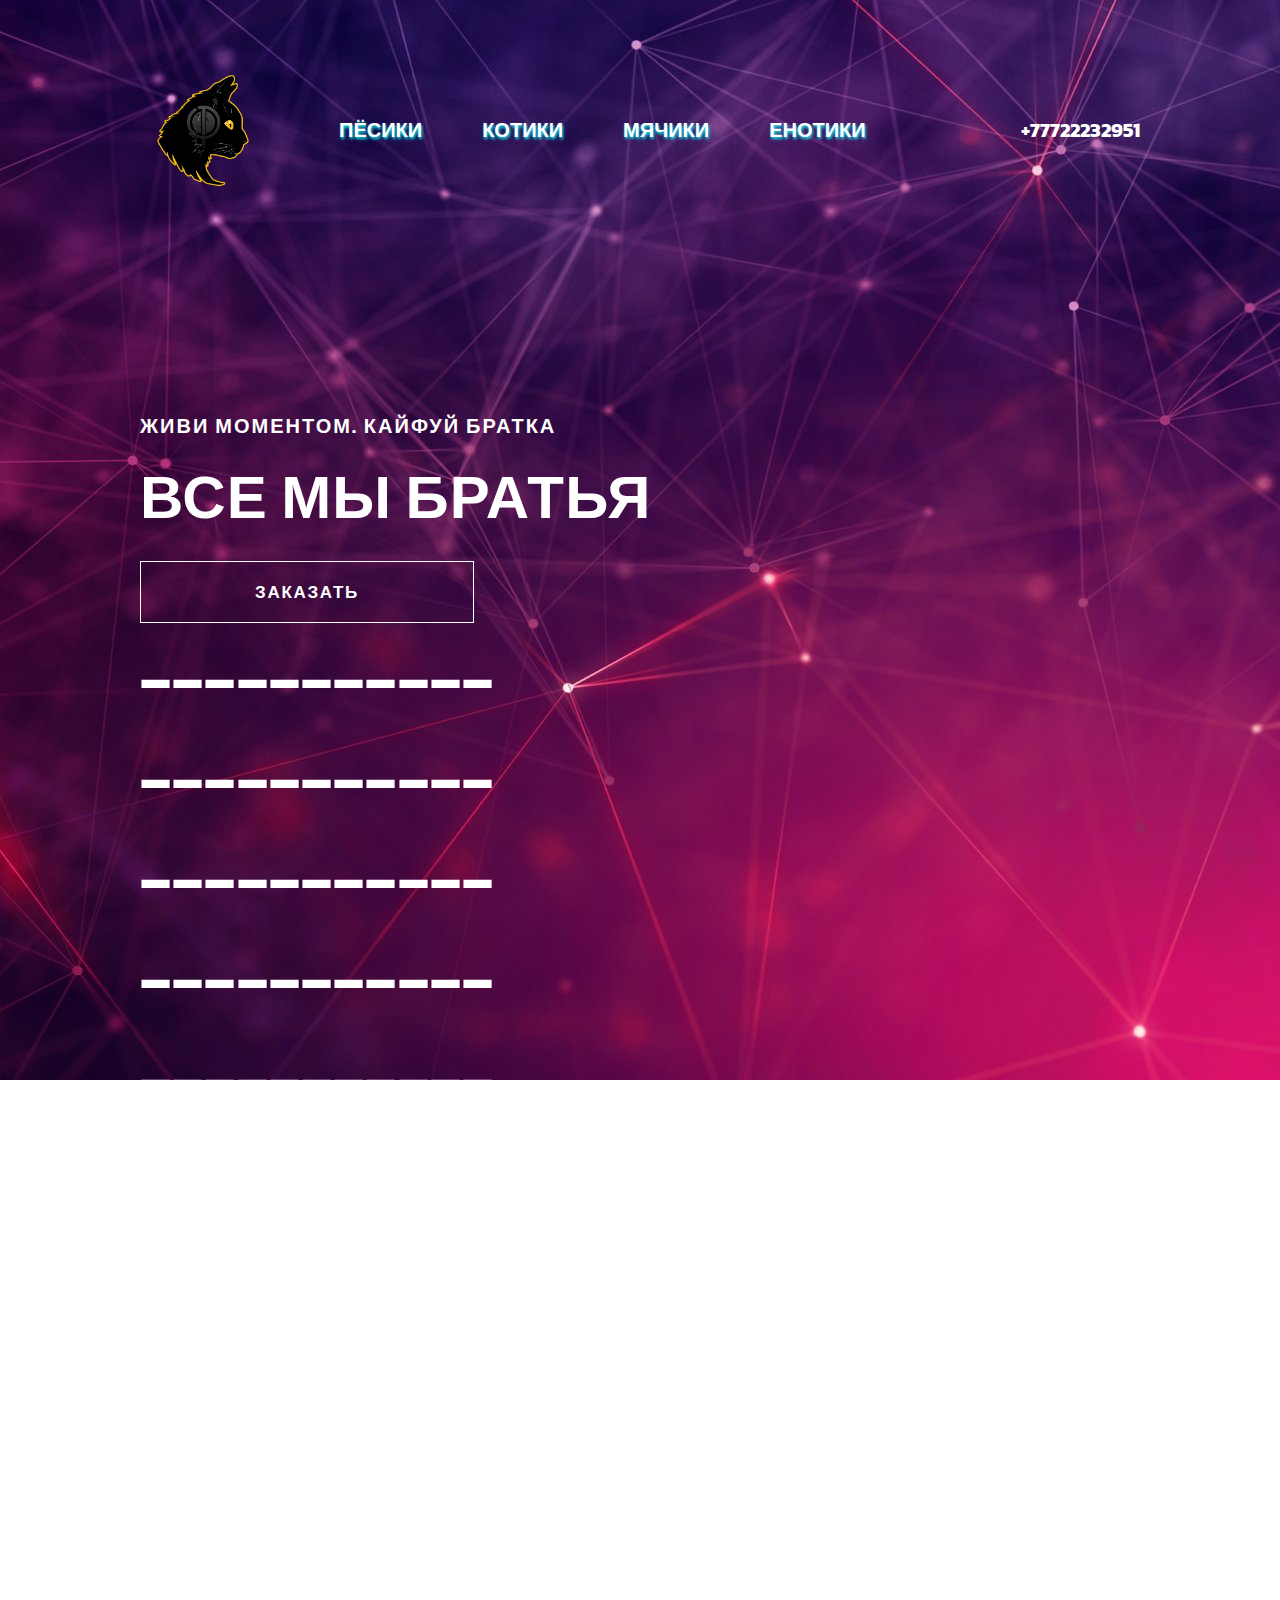
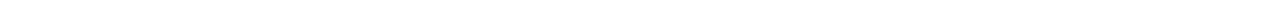
<file: index.html>
<!DOCTYPE html>
<html lang="en">
<head>
    <meta charset="UTF-8">
    <meta http-equiv="X-UA-Compatible" content="IE=edge">
    <meta name="viewport" content="width=device-width, initial-scale=1.0">
    <link rel="stylesheet" href="style.css">
    <link rel="preconnect" href="https://fonts.googleapis.com">
    <link rel="preconnect" href="https://fonts.gstatic.com" crossorigin>
    <link href="https://fonts.googleapis.com/css2?family=Kanit&display=swap" rel="stylesheet">
    <title>Document</title>
</head>
<body>
    <div class="main">
        <div class="container">
            <div class="menu">
                <ul class="menu">
                    <img src="logo.png" alt="Cat Logo" class="logo">
                    <li>
                        <a href="#">Пёсики</a>
                    </li>
                    <li>
                        <a href="#">Котики</a>
                    </li>
                    <li>
                        <a href="#">Мячики</a>
                    </li>
                    <li>
                        <a href="#">Енотики</a>
                    </li>
                </ul>
                <a href="tel:+77722232951" class="tel">+77722232951</a>
            </div>
                <div class="offer">
                    <p>Живи моментом. Кайфуй братка</p>
                    <h1>Все мы братья</h1>
                    <a href="#" class="btn">Заказать</a>
                    <h1>___________</h1>
                    <h1>___________</h1>
                    <h1>___________</h1>
                    <h1>___________</h1>
                    <h1>___________</h1>
                    <h1>___________</h1>
                    <h1>___________</h1>
                    <h1>___________</h1>
                    <h1>___________</h1>
                    <h1>___________</h1>
            </div>
        </div>
    </div>
</body>
</html>
</file>
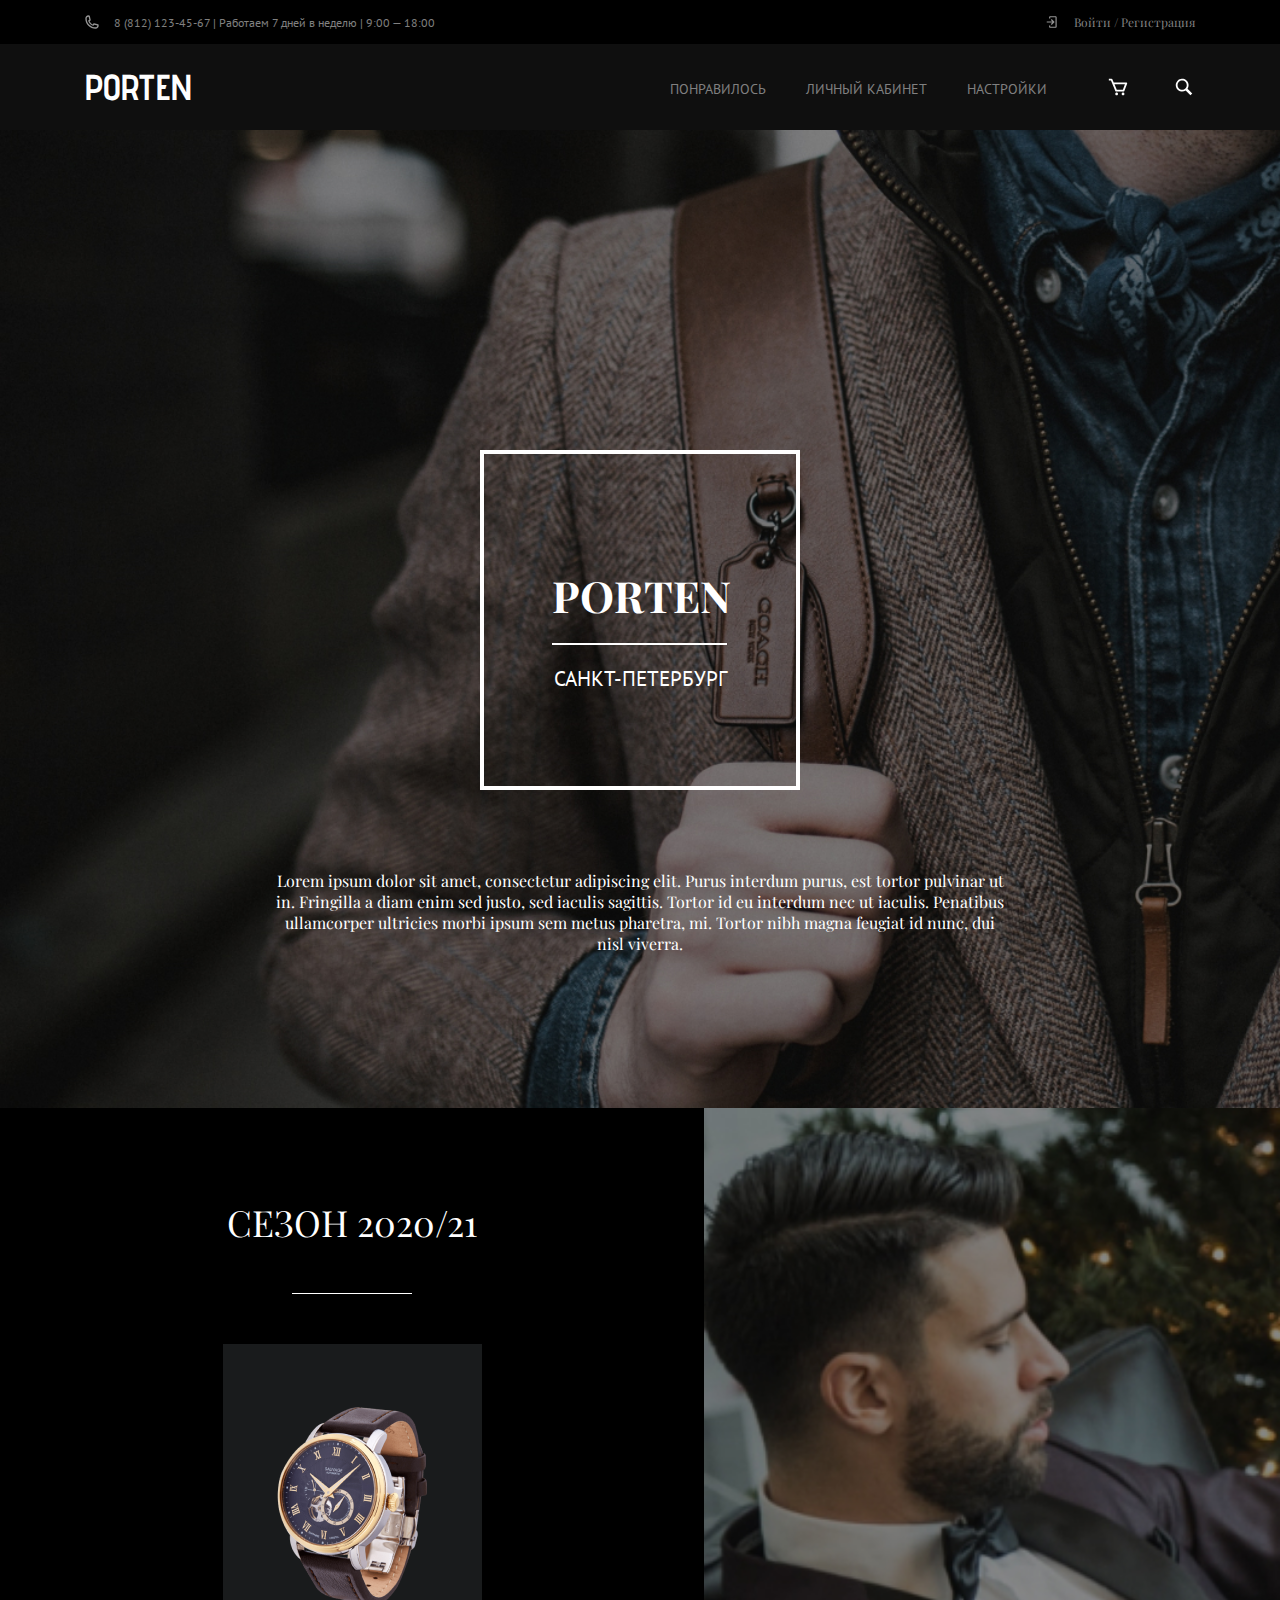
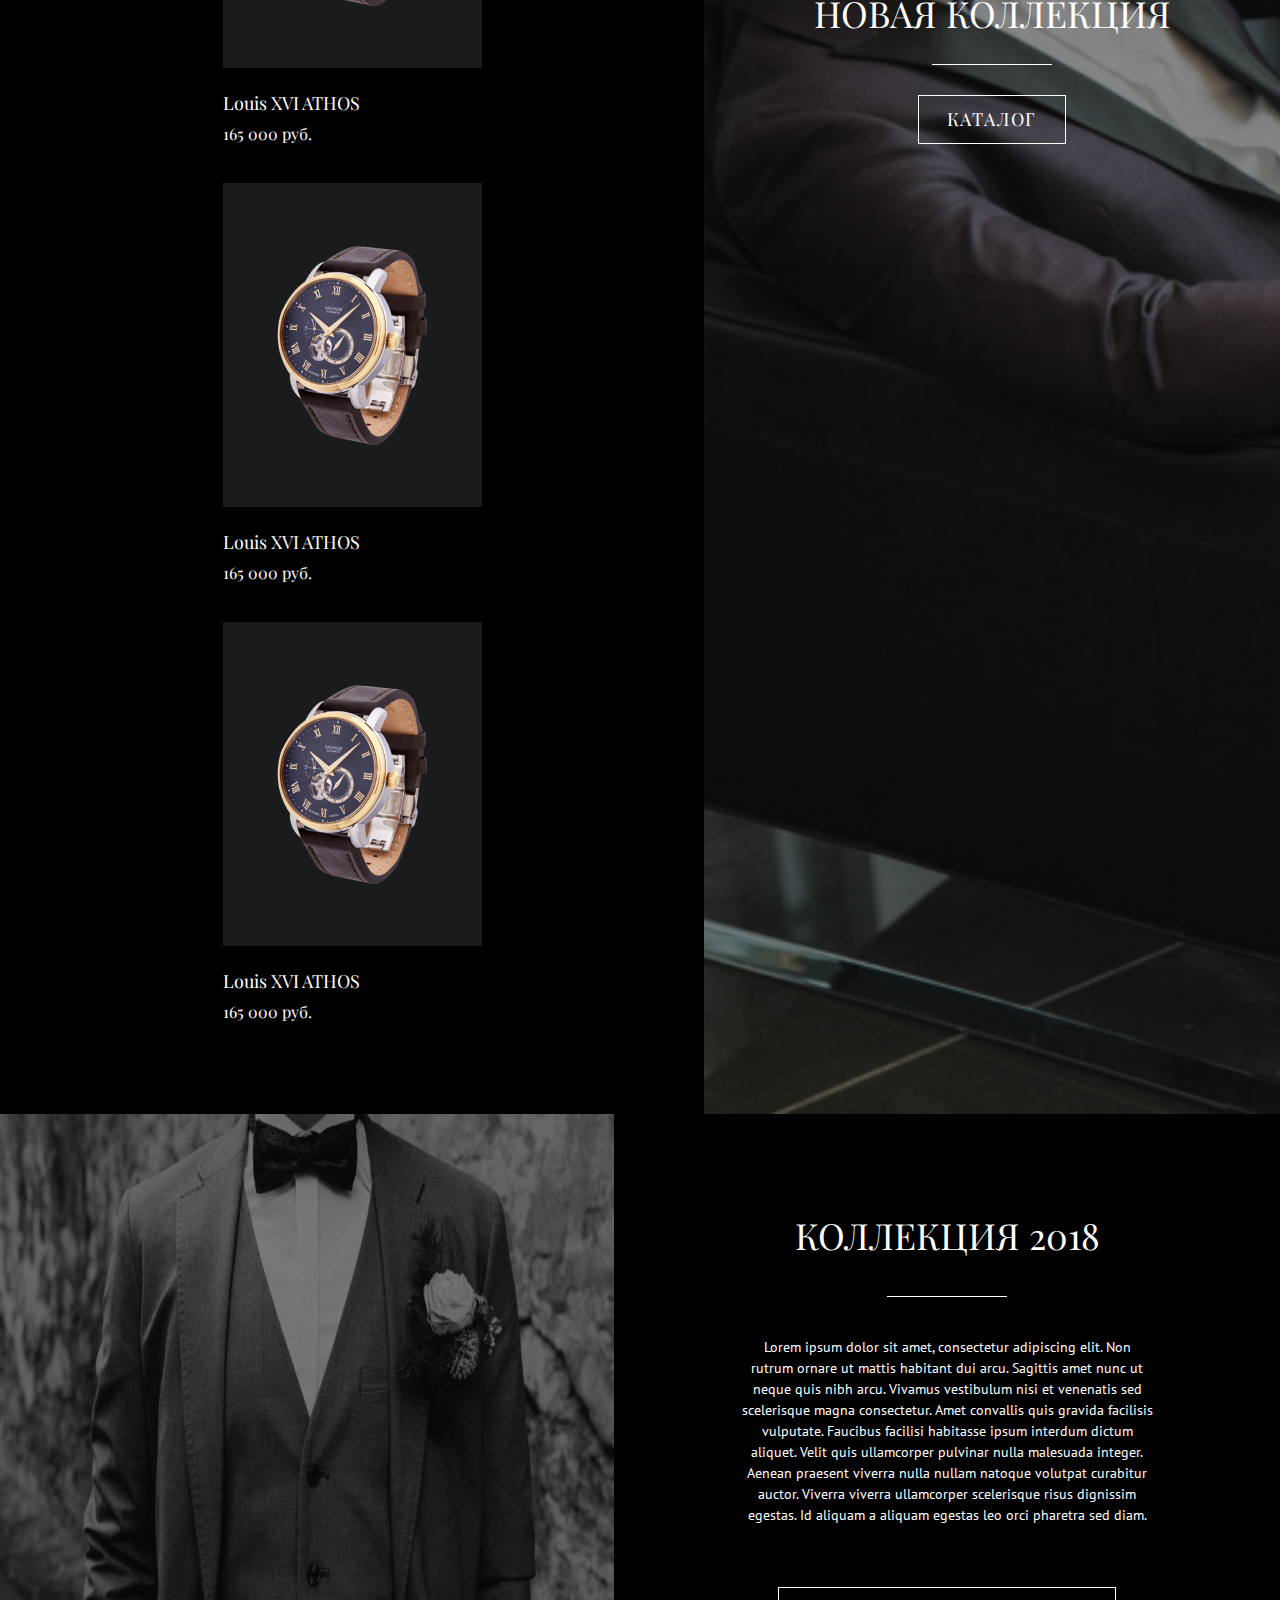
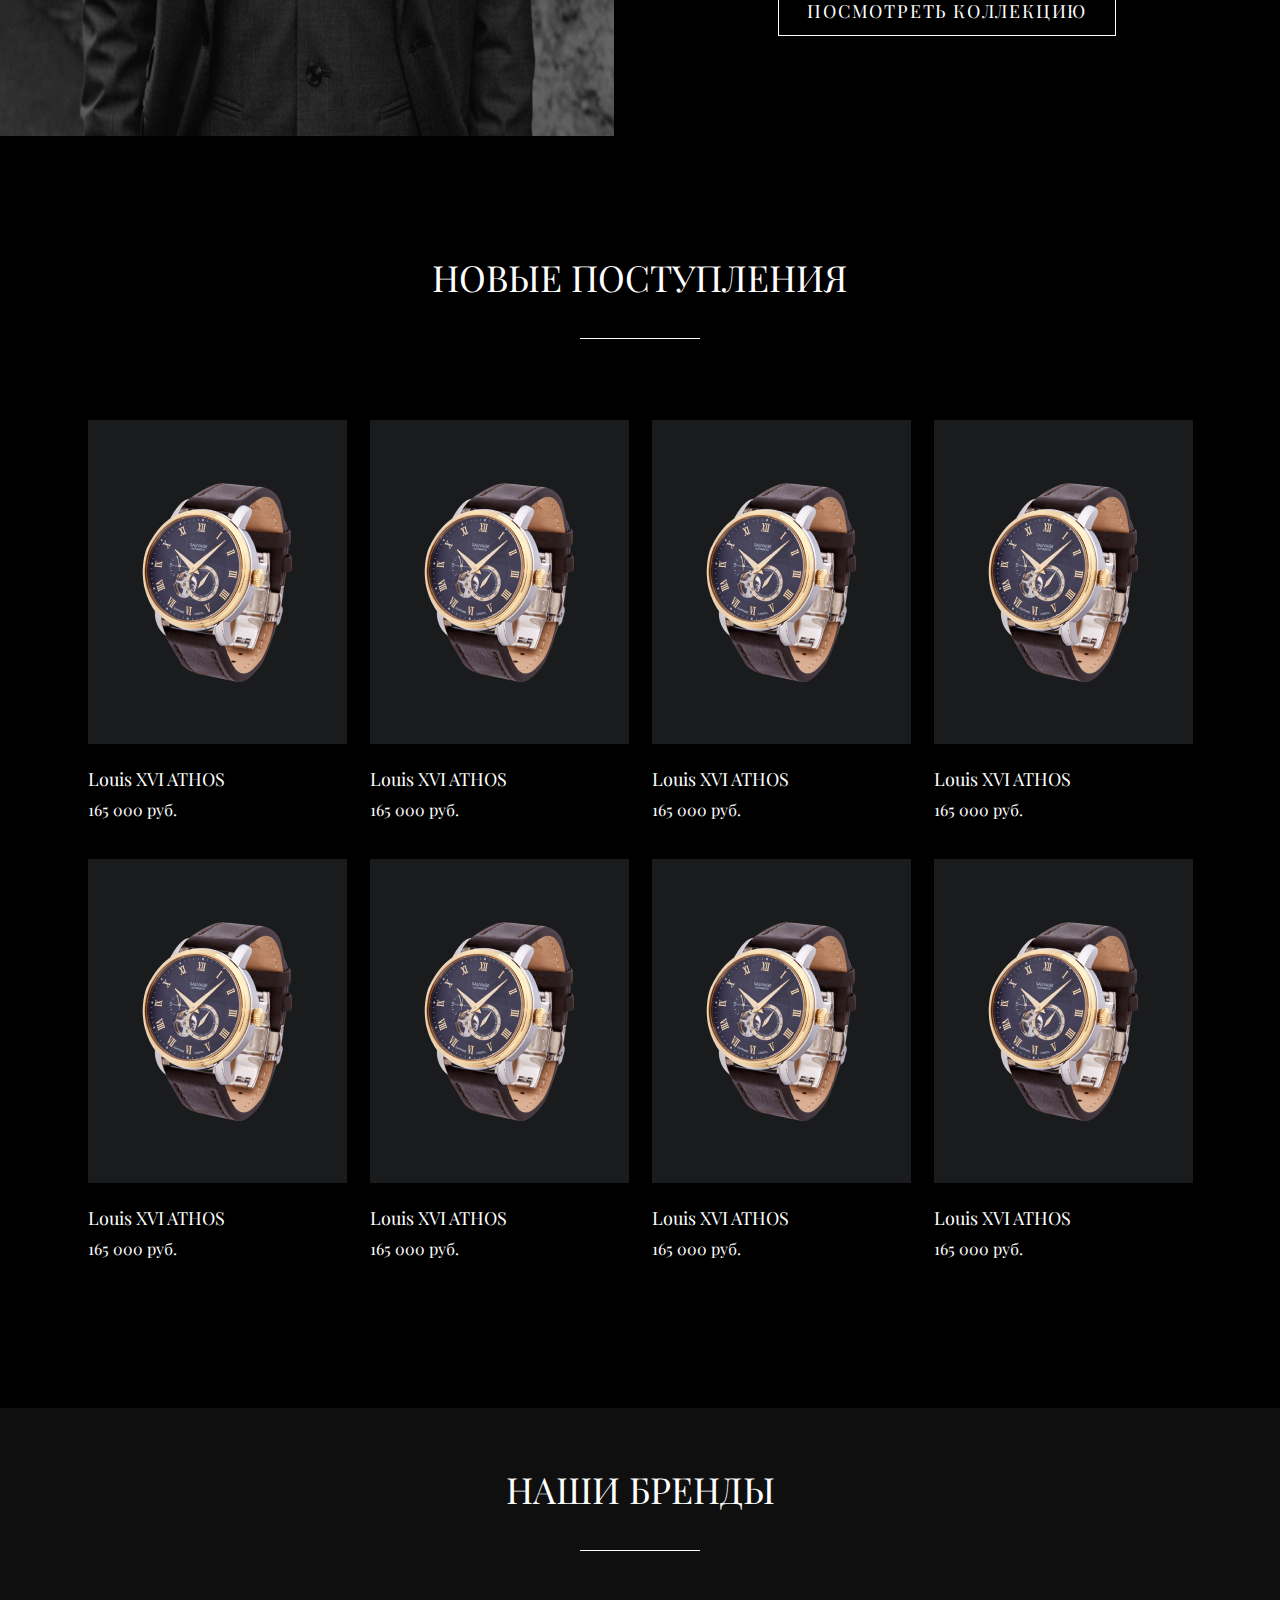
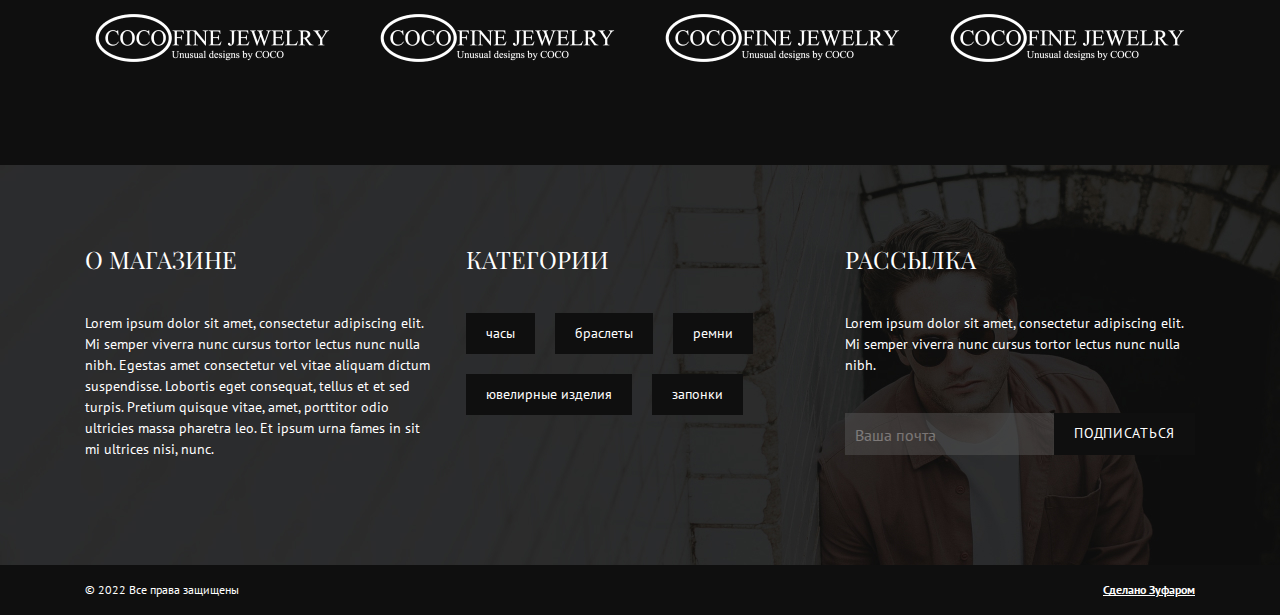
<file: Porten/index.html>
<!DOCTYPE html>
<html lang="en">
  <head>
    <meta charset="UTF-8" />
    <meta http-equiv="X-UA-Compatible" content="IE=edge" />
    <meta name="viewport" content="width=device-width, initial-scale=1.0" />
    <link rel="stylesheet" href="css/main.css" />
    <title>Porten</title>
  </head>
  <body>
    <header class="header">
      <div class="container">
        <div class="header-wrapper">
          <div class="header-content">
            <img src="./img/icons/phone.svg" alt="Phone Icon" />
            <p>
              <a href="tel:88121234567">8 (812) 123-45-67</a> | Работаем 7 дней
              в неделю | 9:00 — 18:00
            </p>
          </div>
          <div class="header-login">
            <img src="./img/icons/login.svg" alt="Login Icon" />
            <a href="#!">
              <p>Войти / Регистрация</p>
            </a>
          </div>
        </div>
      </div>
    </header>
    <nav id="open" class="nav">
      <div id="close" class="container">
        <div class="nav-row">
          <a href="./index.html" class="logo">PORTEN</a>
          <div class="nav-icons">
            <a href="#!" class="cart"
              ><img src="./img/icons/cart.svg" alt="Cart Icon"
            /></a>
            <a href="#!" class="search"
              ><img src="./img/icons/search.svg" alt="Search Icon"
            /></a>
          </div>
          <a href="#open" class="icon-menu"><span></span></a>
          <a href="#close" class="close-icon-menu"></a>
          <nav class="menu__body">
            <ul class="nav-list">
              <li class="nav-list__item">
                <a href="#!" class="nav-list__link">Понравилось</a>
              </li>
              <li class="nav-list__item">
                <a href="#!" class="nav-list__link">Личный Кабинет</a>
              </li>
              <li class="nav-list__item">
                <a href="#!" class="nav-list__link">Настройки</a>
              </li>
            </ul>
          </nav>
        </div>
      </div>
    </nav>
    <main class="main">
      <section class="porten">
        <div class="container">
          <div class="porten-block">
            <div class="porten__title"><h1>PORTEN</h1></div>
            <div class="porten__line"></div>
            <div class="porten__subtitle"><h2>Санкт-Петербург</h2></div>
          </div>
          <div class="porten__text">
            Lorem ipsum dolor sit amet, consectetur adipiscing elit. Purus
            interdum purus, est tortor pulvinar ut in. Fringilla a diam enim sed
            justo, sed iaculis sagittis. Tortor id eu interdum nec ut iaculis.
            Penatibus ullamcorper ultricies morbi ipsum sem metus pharetra, mi.
            Tortor nibh magna feugiat id nunc, dui nisl viverra.
          </div>
        </div>
      </section>
      <section class="new-products">
        <div class="new-season">
          <div class="new-season__title"><h2>СЕЗОН 2020/21</h2></div>
          <div class="new-season__line"></div>
          <ul class="watches-items">
            <li class="watches-item">
              <a href="#!"
                ><img
                  src="./img/watches/watch.png"
                  alt="New Season Watches"
                  class="watches__watch"
              /></a>
              <h2 class="watches-item__title">Louis XVI ATHOS</h2>
              <p class="watches-item__text">165 000 руб.</p>
            </li>
            <li class="watches-item">
              <a href="#!"
                ><img
                  src="./img/watches/watch.png"
                  alt="New Season Watches"
                  class="watches__watch"
              /></a>
              <h2 class="watches-item__title">Louis XVI ATHOS</h2>
              <p class="watches-item__text">165 000 руб.</p>
            </li>
            <li class="watches-item">
              <a href="#!"
                ><img
                  src="./img/watches/watch.png"
                  alt="New Season Watches"
                  class="watches__watch"
              /></a>
              <h2 class="watches-item__title">Louis XVI ATHOS</h2>
              <p class="watches-item__text">165 000 руб.</p>
            </li>
          </ul>
        </div>
        <div class="new-collection">
          <div class="new-collection-content">
            <div class="new-collection__title"><h2>Новая коллекция</h2></div>
            <div class="new-collection__line"></div>
            <a href="#!" class="new-collection__btn">Каталог</a>
          </div>
        </div>
      </section>
      <section class="collection-2018">
        <div class="collection-2018-wrapper">
          <img
            src="./img/collection-bg.png"
            alt=""
            class="collection-2018-image"
          />
          <div class="collection-2018-content">
            <div class="collection-2018__title"><h2>Коллекция 2018</h2></div>
            <div class="collection-2018__line"></div>
            <div class="collection-2018__text">
              Lorem ipsum dolor sit amet, consectetur adipiscing elit. Non
              rutrum ornare ut mattis habitant dui arcu. Sagittis amet nunc ut
              neque quis nibh arcu. Vivamus vestibulum nisi et venenatis sed
              scelerisque magna consectetur. Amet convallis quis gravida
              facilisis vulputate. Faucibus facilisi habitasse ipsum interdum
              dictum aliquet. Velit quis ullamcorper pulvinar nulla malesuada
              integer. Aenean praesent viverra nulla nullam natoque volutpat
              curabitur auctor. Viverra viverra ullamcorper scelerisque risus
              dignissim egestas. Id aliquam a aliquam egestas leo orci pharetra
              sed diam.
            </div>
            <a href="#!" class="collection-2018__btn">Посмотреть Коллекцию</a>
          </div>
        </div>
      </section>
      <section class="new-goods">
        <div class="container">
          <div class="new-goods__title"><h2>Новые Поступления</h2></div>
          <div class="new-goods__line"></div>
          <ul class="watches-items">
            <li class="watches-item">
              <a href="#!"
                ><img
                  src="./img/watches/watch.png"
                  alt="New Season Watches"
                  class="watches__watch"
              /></a>
              <h2 class="watches-item__title">Louis XVI ATHOS</h2>
              <p class="watches-item__text">165 000 руб.</p>
            </li>
            <li class="watches-item">
              <a href="#!"
                ><img
                  src="./img/watches/watch.png"
                  alt="New Season Watches"
                  class="watches__watch"
              /></a>
              <h2 class="watches-item__title">Louis XVI ATHOS</h2>
              <p class="watches-item__text">165 000 руб.</p>
            </li>
            <li class="watches-item">
              <a href="#!"
                ><img
                  src="./img/watches/watch.png"
                  alt="New Season Watches"
                  class="watches__watch"
              /></a>
              <h2 class="watches-item__title">Louis XVI ATHOS</h2>
              <p class="watches-item__text">165 000 руб.</p>
            </li>
            <li class="watches-item">
              <a href="#!"
                ><img
                  src="./img/watches/watch.png"
                  alt="New Season Watches"
                  class="watches__watch"
              /></a>
              <h2 class="watches-item__title">Louis XVI ATHOS</h2>
              <p class="watches-item__text">165 000 руб.</p>
            </li>
            <li class="watches-item">
              <a href="#!"
                ><img
                  src="./img/watches/watch.png"
                  alt="New Season Watches"
                  class="watches__watch"
              /></a>
              <h2 class="watches-item__title">Louis XVI ATHOS</h2>
              <p class="watches-item__text">165 000 руб.</p>
            </li>
            <li class="watches-item">
              <a href="#!"
                ><img
                  src="./img/watches/watch.png"
                  alt="New Season Watches"
                  class="watches__watch"
              /></a>
              <h2 class="watches-item__title">Louis XVI ATHOS</h2>
              <p class="watches-item__text">165 000 руб.</p>
            </li>
            <li class="watches-item">
              <a href="#!"
                ><img
                  src="./img/watches/watch.png"
                  alt="New Season Watches"
                  class="watches__watch"
              /></a>
              <h2 class="watches-item__title">Louis XVI ATHOS</h2>
              <p class="watches-item__text">165 000 руб.</p>
            </li>
            <li class="watches-item">
              <a href="#!"
                ><img
                  src="./img/watches/watch.png"
                  alt="New Season Watches"
                  class="watches__watch"
              /></a>
              <h2 class="watches-item__title">Louis XVI ATHOS</h2>
              <p class="watches-item__text">165 000 руб.</p>
            </li>
          </ul>
        </div>
      </section>
      <section class="brands">
        <div class="container">
          <div class="brands__title"><h2>Наши Бренды</h2></div>
          <div class="brands__line"></div>
          <ul class="brands__items">
            <li class="brands__item">
              <img src="./img/brands/brand.png" alt="COCO" />
            </li>
            <li class="brands__item">
              <img src="./img/brands/brand.png" alt="COCO" />
            </li>
            <li class="brands__item">
              <img src="./img/brands/brand.png" alt="COCO" />
            </li>
            <li class="brands__item">
              <img src="./img/brands/brand.png" alt="COCO" />
            </li>
          </ul>
        </div>
      </section>
      <section class="info">
        <div class="container">
          <div class="info-wrapper">
            <div class="info-about-store">
              <div class="info__title"><h2>О магазине</h2></div>
              <div class="info__text">
                Lorem ipsum dolor sit amet, consectetur adipiscing elit. Mi
                semper viverra nunc cursus tortor lectus nunc nulla nibh.
                Egestas amet consectetur vel vitae aliquam dictum suspendisse.
                Lobortis eget consequat, tellus et et sed turpis. Pretium
                quisque vitae, amet, porttitor odio ultricies massa pharetra
                leo. Et ipsum urna fames in sit mi ultrices nisi, nunc.
              </div>
            </div>
            <div class="info-categories">
              <div class="info__title"><h2>Категории</h2></div>
              <ul class="info__items">
                <li class="info__item">
                  <a href="#!" class="info__link">часы</a>
                </li>
                <li class="info__item">
                  <a href="#!" class="info__link">браслеты</a>
                </li>
                <li class="info__item">
                  <a href="#!" class="info__link">ремни</a>
                </li>
                <li class="info__item">
                  <a href="#!" class="info__link">ювелирные изделия</a>
                </li>
                <li class="info__item">
                  <a href="#!" class="info__link">запонки</a>
                </li>
              </ul>
            </div>
            <div class="info-mail">
              <div class="info__title"><h2>Рассылка</h2></div>
              <div class="info__text">
                Lorem ipsum dolor sit amet, consectetur adipiscing elit. Mi
                semper viverra nunc cursus tortor lectus nunc nulla nibh.
              </div>
              <div class="info-mail__mailblock">
                <input
                  type="email"
                  class="info__email"
                  placeholder="Ваша почта"
                />
                <a href="#!" class="info-mail__button">ПОДПИСАТЬСЯ</a>
              </div>
            </div>
          </div>
        </div>
      </section>
    </main>
    <footer class="footer">
      <div class="container">
        <div class="footer-wrapper">
          <div class="copyright">© 2022 Все права защищены</div>
          <div class="footer-developer">Сделано Зуфаром</div>
        </div>
      </div>
    </footer>
  </body>
</html>
</file>
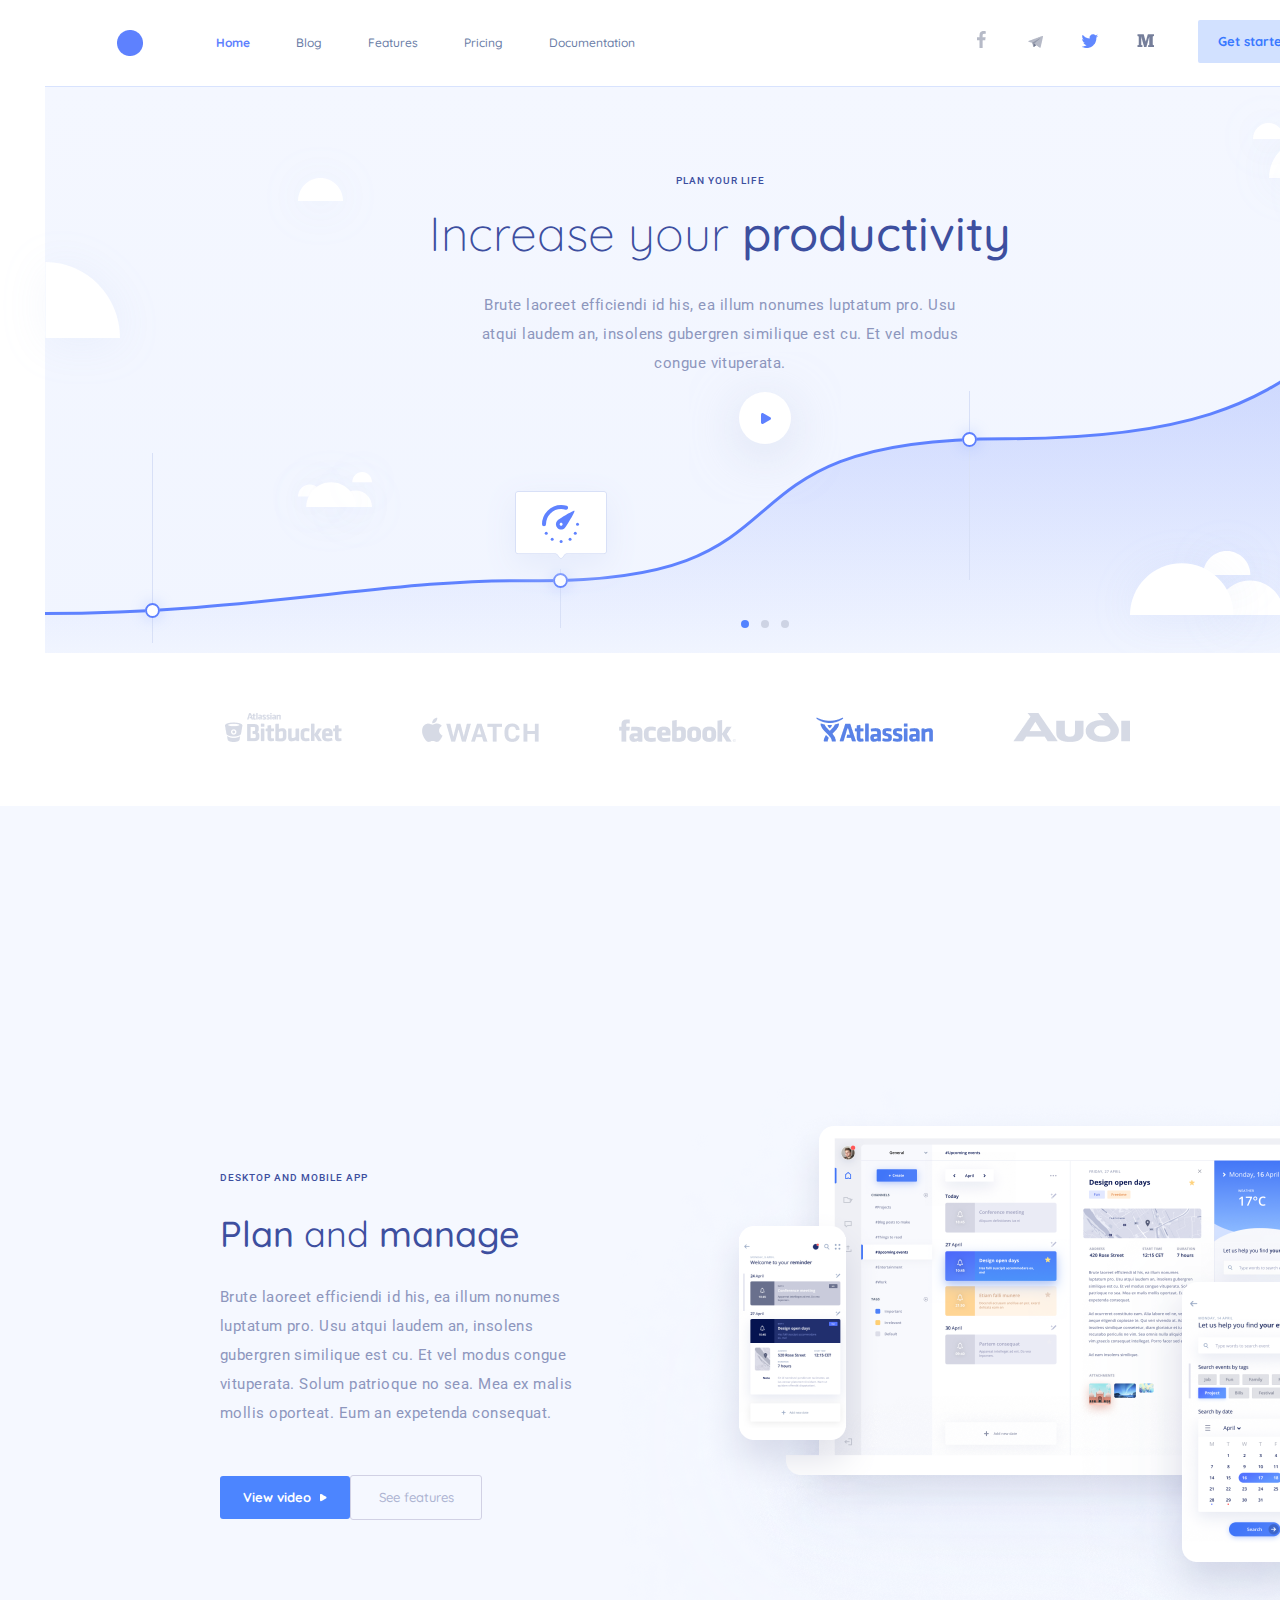
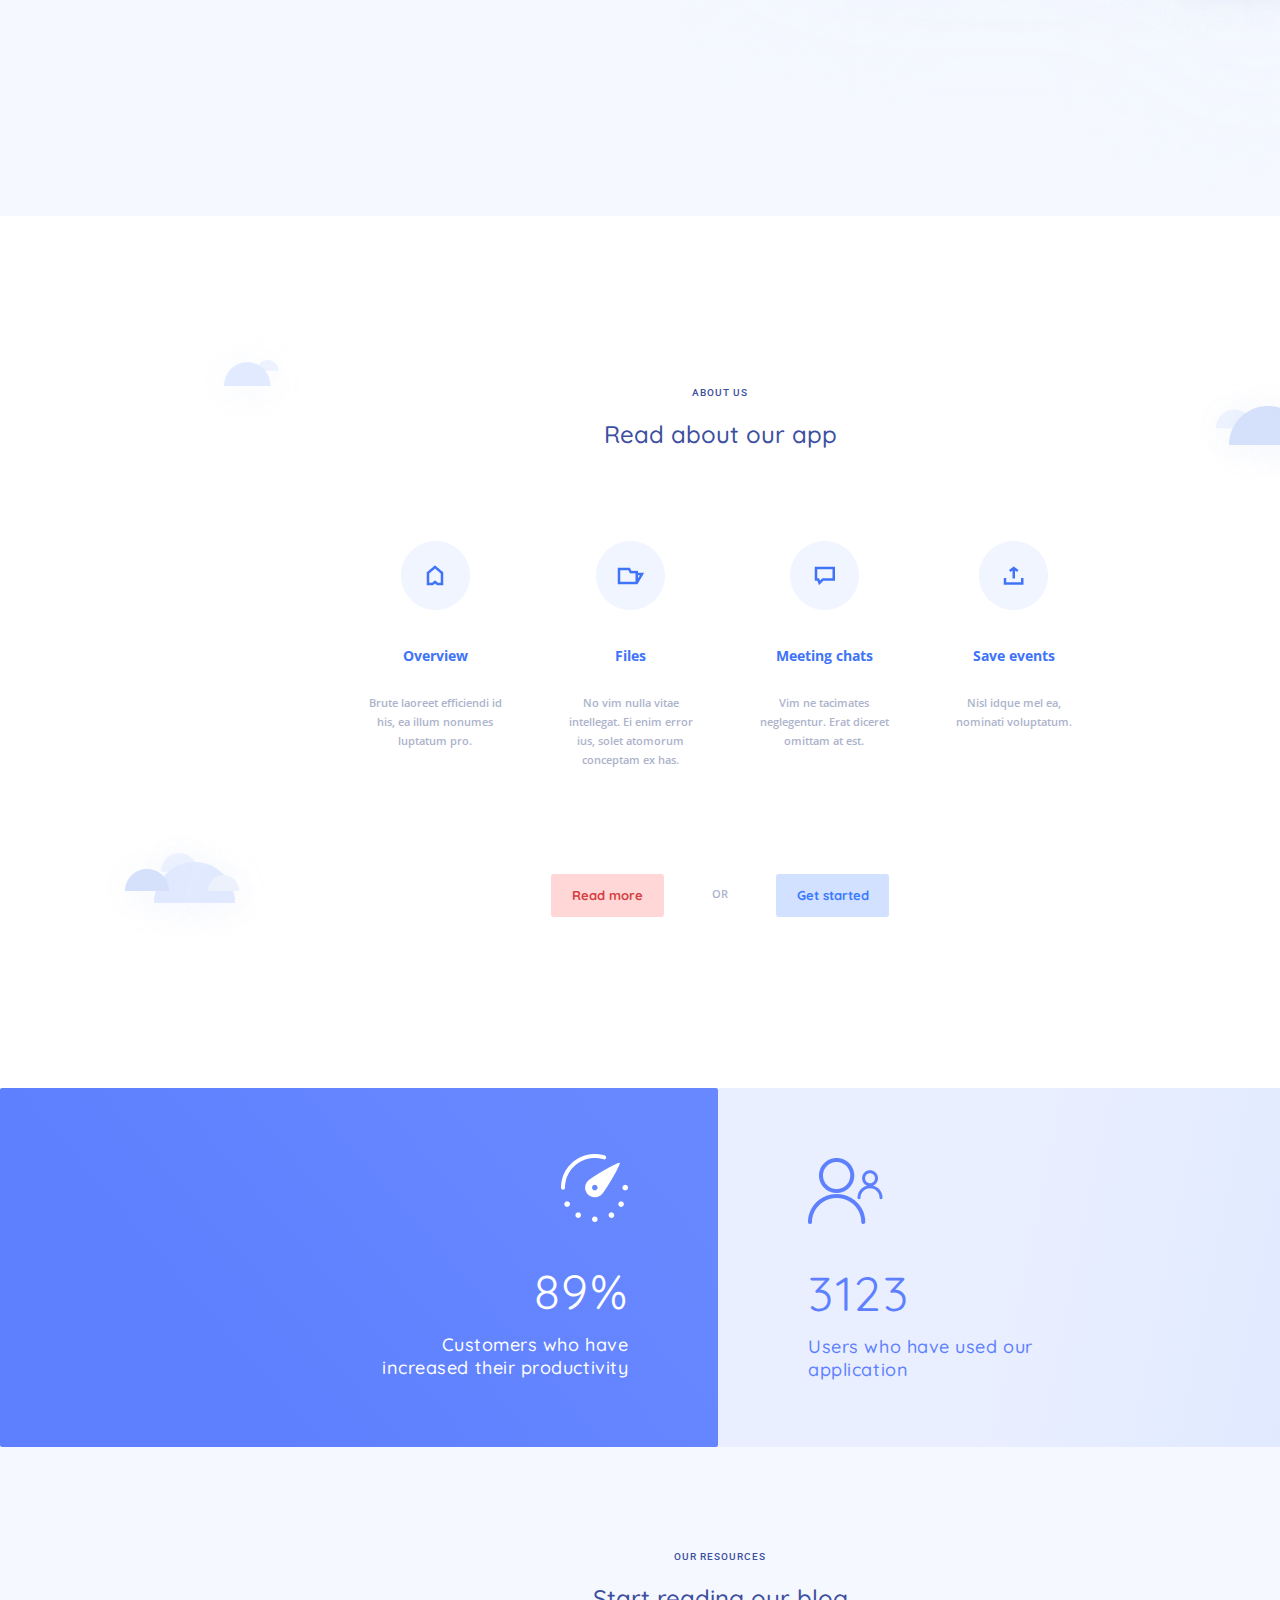
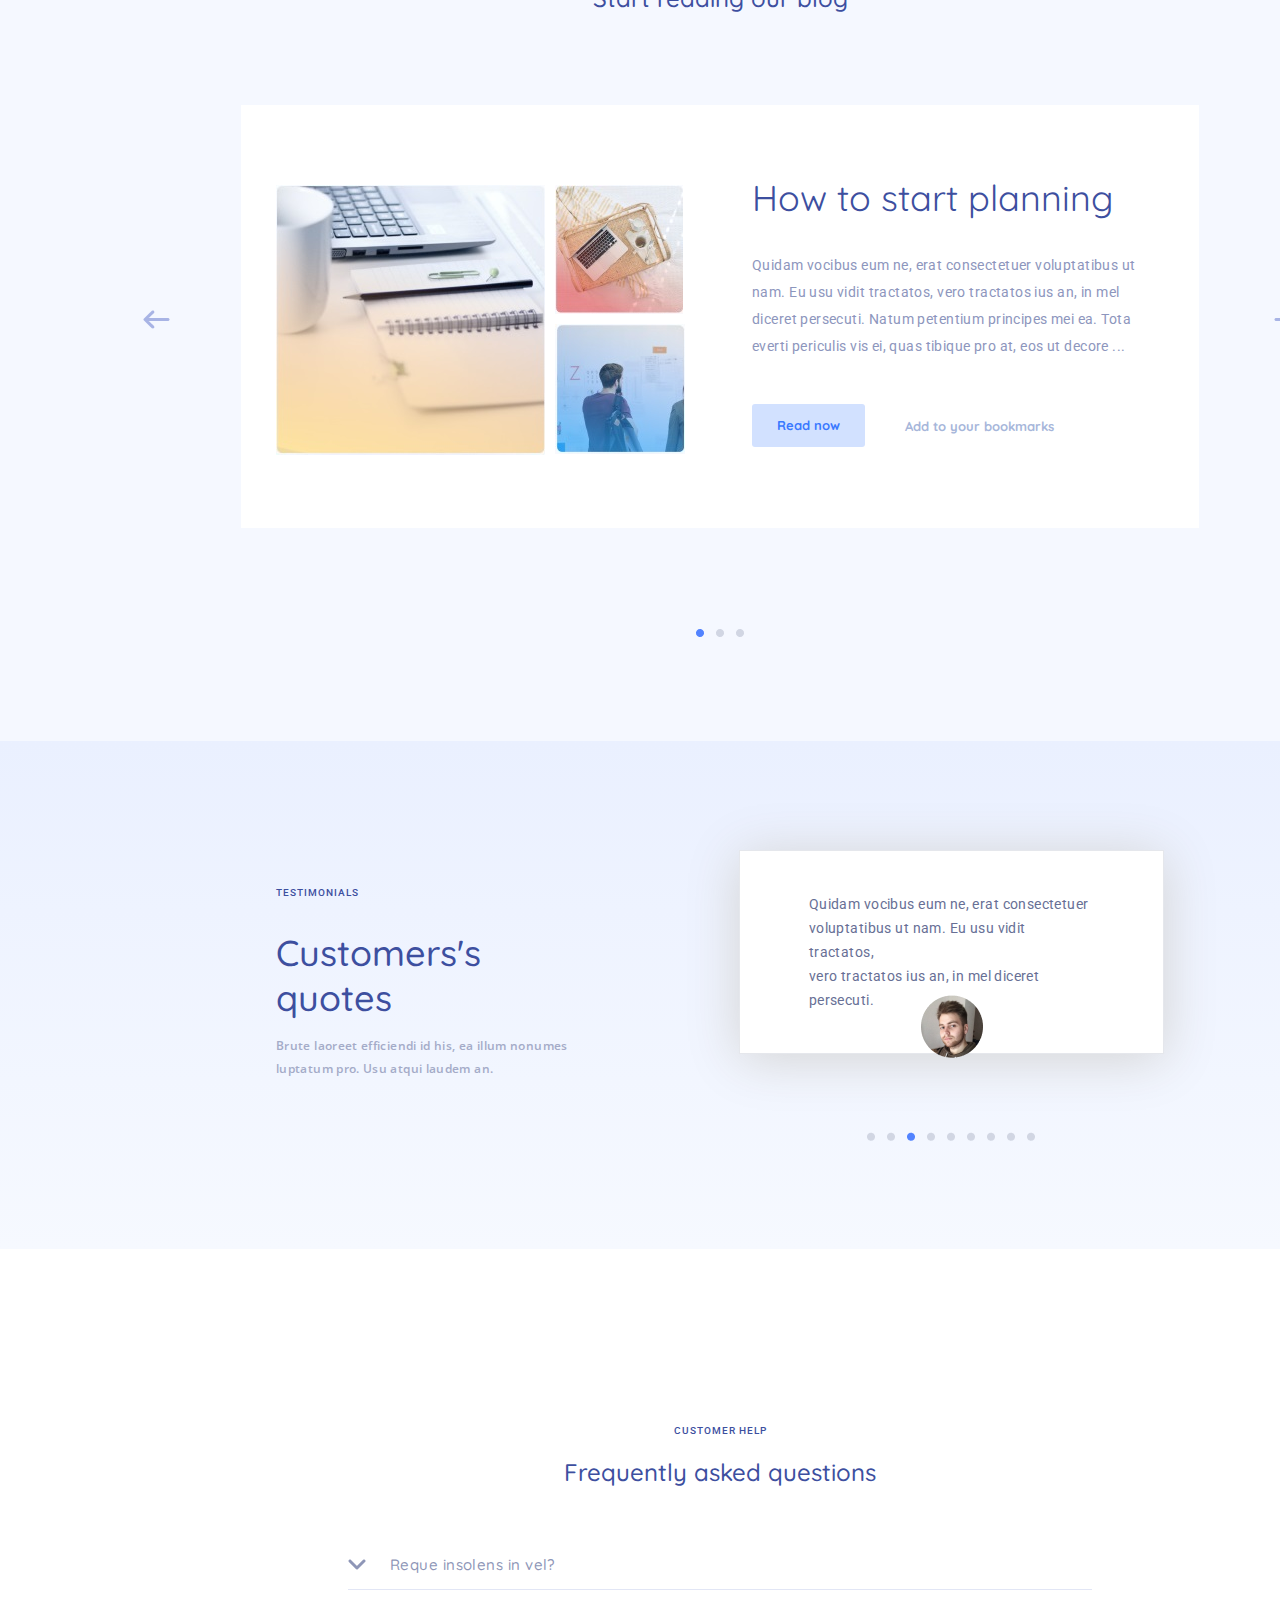
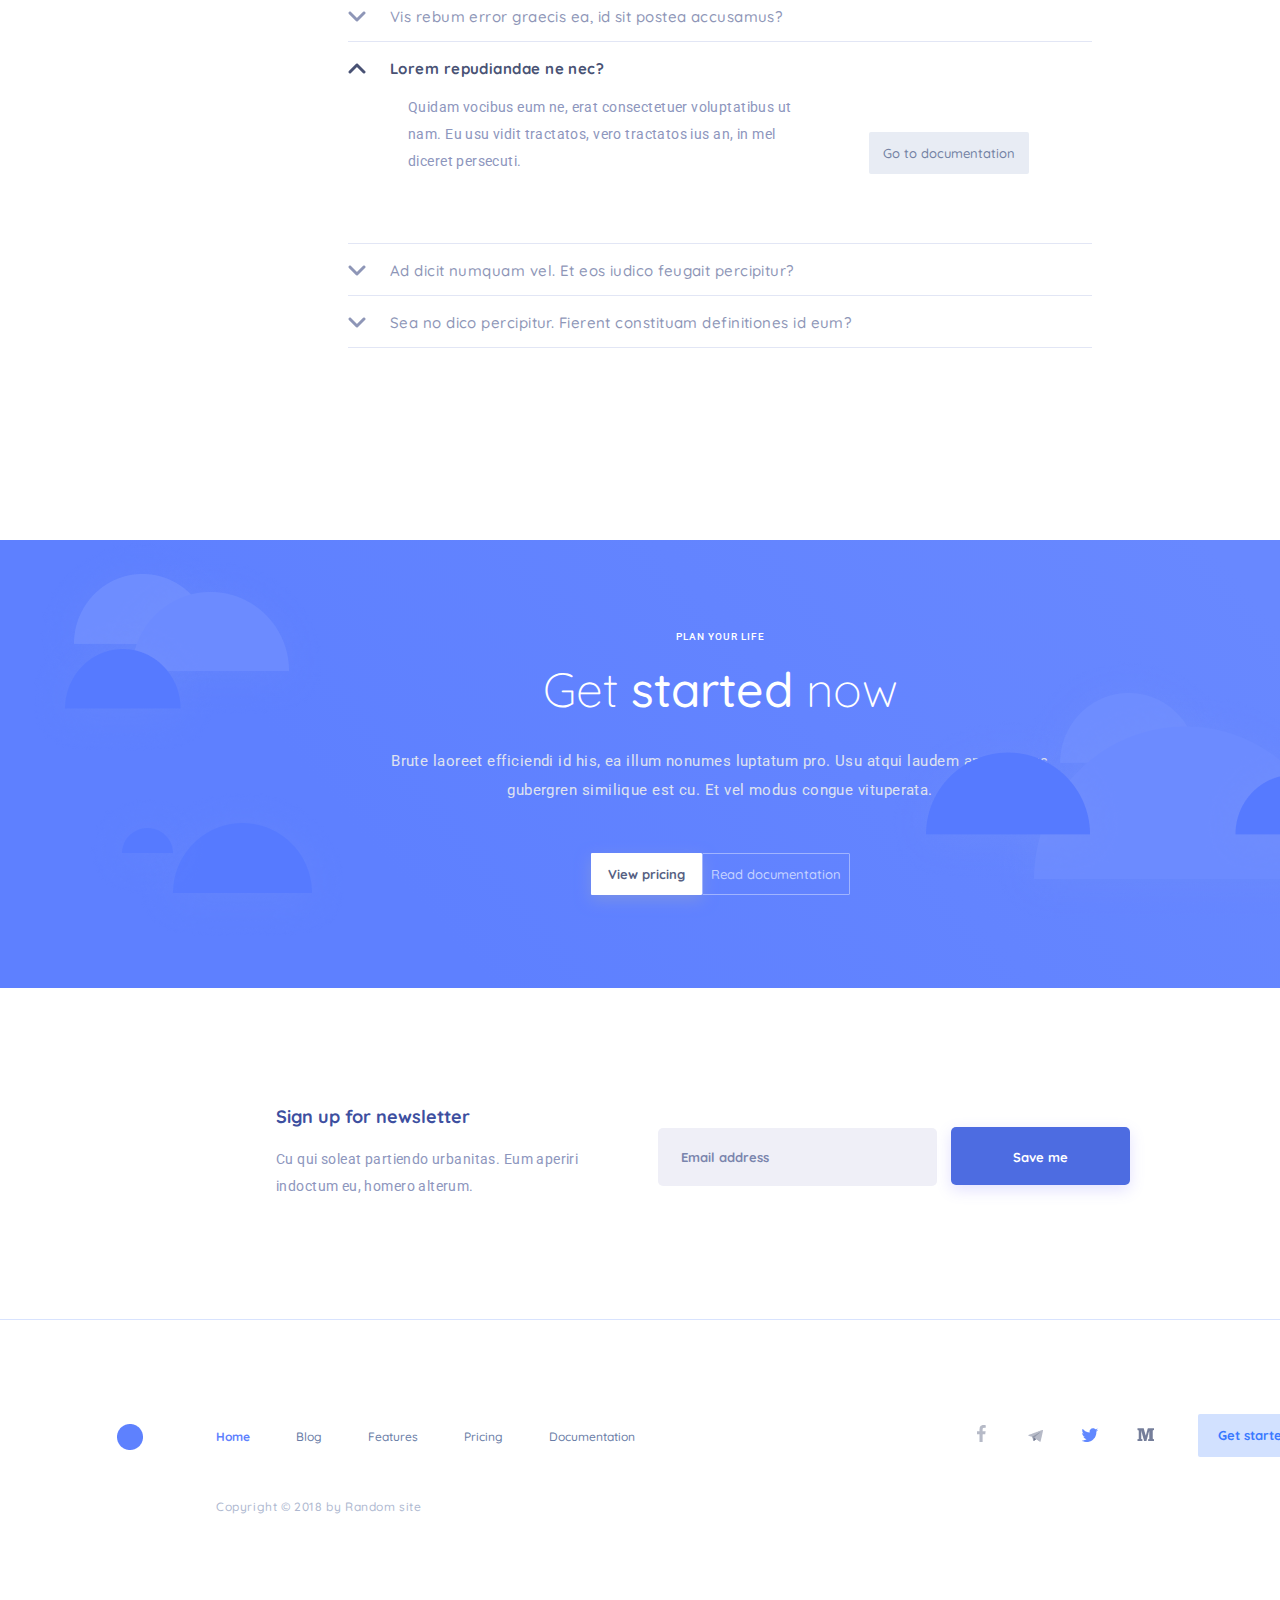
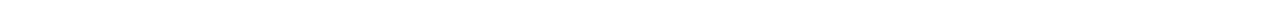
<file: Productivity/index.html>
<!DOCTYPE html>
<html lang="en">
<head>
    <meta charset="UTF-8">
    <meta http-equiv="X-UA-Compatible" content="IE=edge">
    <meta name="viewport" content="width=device-width, initial-scale=1.0">
    <link rel="stylesheet" href="style.css">
    <link rel="preconnect" href="https://fonts.googleapis.com">
    <link rel="preconnect" href="https://fonts.gstatic.com" crossorigin>
    <link href="https://fonts.googleapis.com/css2?family=Quicksand:wght@300;400;500;700&display=swap" rel="stylesheet">
    <link rel="preconnect" href="https://fonts.googleapis.com">
    <link rel="preconnect" href="https://fonts.gstatic.com" crossorigin>
    <link href="https://fonts.googleapis.com/css2?family=Roboto:wght@400;500&display=swap" rel="stylesheet">
    <link rel="preconnect" href="https://fonts.googleapis.com">
    <link rel="preconnect" href="https://fonts.gstatic.com" crossorigin>
    <link href="https://fonts.googleapis.com/css2?family=Open+Sans:wght@600;700&display=swap" rel="stylesheet">
    <title>Productivity</title>
</head>
<body>
    <div class="header">
        <div class="wrapper">
        <div class="container">
                <div class="header-menu">
                    <div class="header-logo">
                        <img src="logo.png" alt="Logo">
                    </div>
                    <div class="nav">
                        <a class="nav-item" href="#"><span>Home</span></a>
                        <a class="nav-item" href="#">Blog</a>
                        <a class="nav-item" href="#">Features</a>
                        <a class="nav-item" href="#">Pricing</a>
                        <a class="nav-item" href="#">Documentation</a>
                    </div>
                    <div class="social-media">
                        <a href="#"><img class="facebook-image" src="facebook.png" alt="Facebook Icon"></a>
                        <a href="#"><img class="telegram-image" src="telegram.png" alt="Telegram Icon"></a>
                        <a href="#"><img class="twitter-image" src="twitter.png" alt="Twitter Icon"></a>
                        <a href="#"><img class="medium-image" src="medium.png" alt="Medium Icon"></a>
                    </div>
                    <div class="btn">
                        <a class="get-started-button" href="#">Get started</a>
                    </div>
                </div>
            </div>


            <div class="hero">
                <div class="container">
                    <div class="hero-title">PLAN YOUR LIFE</div>
                    <div class="hero-subtitle">Increase your <span>productivity</span></div>
                    <div class="hero-text">Brute laoreet efficiendi id his, ea illum nonumes
                         luptatum pro. Usu<br> atqui laudem an, insolens gubergren similique est cu.
                        Et vel modus<br> congue vituperata.</div>
                </div>
            </div>


            <div class="customers">
                <div class="customers-container">
                    <div class="customers-logo">
                        <img class="customers-item" src="bitbucket-logo.png" alt="Bitbucket Logo">
                        <img class="customers-item" src="apple-watch-logo.png" alt="Apple Watch Logo">
                        <img class="customers-item" src="facebook-logo.png" alt="Facebook Logo">
                        <img class="customers-item" src="atlassian-logo.png" alt="Atlassian Logo">
                        <img class="customers-item" src="audi-logo.png" alt="Audi Logo">
                    </div>
                </div>
            </div>


            <div class="plan">
                <div class="plan-container">
                    <div class="block-holder">
                        <div class="plan-left">
                            <div class="plan-title">DESKTOP AND MOBILE APP</div>
                            <div class="plan-subtitle">Plan <span>and</span> manage</div>
                            <div class="plan-text">Brute laoreet efficiendi id his,
                                ea illum nonumes luptatum pro. Usu atqui laudem an,
                                insolens gubergren similique est cu. Et vel modus congue vituperata.
                                Solum patrioque no sea. Mea ex malis mollis oporteat.
                                    Eum an expetenda consequat.</div>
                                    <div class="plan-btn">
                                        <a class="plan-button" href="#">View video <img class="plan-polygon" src="Polygon.png" alt=""></a>
                                        <a class="plan-button-features" href="#">See features</a>
                                    </div>
                                </div>
                                <div class="plan-right">
                                    <img src="illustration.png" alt="">
                                </div>
                    </div>
                </div>
            </div>


            <div class="features">
                <div class="features-container">
                    <div class="features-title">ABOUT US</div>
                    <div class="features-subtitle">Read about our app</div>
                    <div class="features-holder">
                        <div class="overview">
                            <div class="overview-item">
                                <img src="home-item.png" alt="">
                            </div>
                            <div class="overview-title">Overview</div>
                            <div class="overview-text">Brute laoreet efficiendi id<br> his,
                                ea illum nonumes<br> luptatum pro.</div>
                        </div>
                        <div class="file">
                            <div class="file-item">
                                <img src="file-item.png" alt="">
                            </div>
                            <div class="file-title">Files</div>
                            <div class="file-text">No vim nulla vitae<br> intellegat.
                                 Ei enim error<br> ius,
                                  solet atomorum<br> conceptam ex has.</div>
                        </div>
                        <div class="meeting-chats">
                            <div class="meeting-chats-item">
                                <img src="chat-item.png" alt="">
                            </div>
                            <div class="meeting-chats-title">Meeting chats</div>
                            <div class="meeting-chats-text">Vim ne tacimates<br> neglegentur.
                                 Erat diceret<br> omittam at est.</div>
                        </div>
                        <div class="save-events">
                            <div class="save-events-item">
                                <img src="save-item.png" alt="">
                            </div>
                            <div class="save-events-title">Save events</div>
                            <div class="save-events-text">Nisl idque mel ea,<br> nominati voluptatum.                            </div>
                        </div>
                    </div>
                    <div class="read-more-btn">
                        <a class="read-more-button" href="#">Read more</a>
                        <div class="or">OR</div>
                        <a class="features-get-started-button" href="#">Get started</a>
                    </div>
                    <div class="features-clouds">
                        <img class="clouds-right" src="clouds-right.png" alt="">
                        <img class="clouds-left" src="clouds-left.png" alt="">
                    </div>
                </div>
            </div>


            <div class="stats">
                <div class="stats-holder">
                    <div class="stats-left">
                        <img class="stats-watch" src="watch.png" alt="">
                        <div class="stats-percent">89%</div>
                        <div class="stats-left-text">Customers who have<br> increased their productivity</div>
                    </div>
                    <div class="stats-right">
                        <img class="stats-user" src="user-icon.png" alt="">
                        <div class="stats-number">3123</div>
                        <div class="stats-right-text">Users who have used our<br> application</div>
                    </div>
                </div>
            </div>


            <div class="blog">
                <div class="blog-container">
                    <div class="blog-title">OUR RESOURCES</div>
                    <div class="blog-subtitle">Start reading our blog</div>
                    <div class="blog-holder">
                        <div class="blog-left">
                            <div class="blog-image-left">
                                <img src="blog1.jpg" alt="">
                            </div>
                            <div class="blog-image-right">
                                <div class="blog-image">
                                <img src="blog2.jpg" alt="">
                            </div>
                                <div class="blog-image">
                                    <img src="blog3.jpg" alt="">
                                </div>
                            </div>
                        </div>
                        <div class="blog-right">
                            <div class="blog-right-title">How to start planning</div>
                            <div class="blog-right-text">Quidam vocibus eum ne, erat
                                 consectetuer voluptatibus ut<br> nam. Eu usu vidit tractatos,
                                  vero tractatos ius an, in mel<br> diceret persecuti.
                                   Natum petentium principes mei ea.
                                    Tota<br> everti periculis vis ei, quas tibique pro at,
                                     eos ut decore ...
                            </div>
                            <div class="blog-btn">
                               <a class="blog-read-button" href="#">Read now</a>
                                <a class="blog-add-button" href="#">Add to your bookmarks</a>
                            </div>
                        </div>
                    </div>
                </div>
                <div class="blog-arrows">
                    <img class="arrows" src="arrows.png" alt="">
                </div>
                <div class="blog-circles">
                    <img class="circles" src="circles.png" alt="">
                </div>
            </div>


            <div class="quotes">
                <div class="quotes-container">
                    <div class="quotes-holder">
                        <div class="quotes-left">
                            <div class="quotes-title">TESTIMONIALS</div>
                            <div class="quotes-subtitle">Customers's quotes</div>
                            <div class="quotes-text">Brute laoreet efficiendi id his,
                                 ea illum nonumes<br> luptatum pro. Usu atqui laudem an.</div>
                        </div>

                        <div class="quotes-right">
                            <div class="quotes-quote">Quidam vocibus eum ne,
                                 erat consectetuer<br> voluptatibus ut nam.
                                  Eu usu vidit tractatos,<br> vero tractatos ius an,
                                   in mel diceret<br> persecuti.
                            </div>
                            <div class="quotes-avatar">
                                <img class="avatar-image" src="avatar.png" alt="">
                            </div>
                            <div class="quotes-circles">
                                <img class="circle-image" src="quotes-circle.png" alt="">
                            </div>
                        </div>
                    </div>
                </div>
            </div>


            <div class="faq">
                <div class="faq-container">
                    <div class="faq-title">Customer help</div>
                    <div class="faq-subtitle">Frequently asked questions</div>
                    <div class="faq-question1">
                                <div class="faq-arrow">
                                    <img class="faq-arrow-down" src="arrow-down.png" alt="">
                                </div>
                                <div class="faq-question">Reque insolens in vel?</div>
                            </div>
                            <div class="faq-line"></div>

                            <div class="faq-question2">
                                <div class="faq-arrow">
                                    <img class="faq-arrow-down" src="arrow-down.png" alt="">
                                </div>
                                <div class="faq-question">Vis rebum error graecis ea,
                                     id sit postea accusamus?</div>
                            </div>
                            <div class="faq-line"></div>

                            <div class="faq-question3">
                                <div class="faq-arrow">
                                    <img class="faq-arrow-up" src="arrow-up.png" alt="">
                                </div>
                                <div class="faq-question3-question">Lorem repudiandae ne nec?</div>
                            </div>
                            <div class="faq-question3-subblock">
                                <div class="faq-question3-text">Quidam vocibus eum ne,
                                    erat consectetuer voluptatibus ut<br> nam.
                                    Eu usu vidit tractatos, vero tractatos ius an,
                                    in mel<br> diceret persecuti.
                                </div>
                                <div class="faq-question3-btn">
                                    <a class="faq-question3-button" href="#">Go to documentation</a>
                                </div>
                            </div>
                            <div class="faq-line"></div>

                            <div class="faq-question4">
                                <div class="faq-arrow">
                                    <img class="faq-arrow-down" src="arrow-down.png" alt="">
                                </div>
                                <div class="faq-question">Ad dicit numquam vel.
                                     Et eos iudico feugait percipitur?</div>
                            </div>
                            <div class="faq-line"></div>

                            <div class="faq-question5">
                                <div class="faq-arrow">
                                    <img class="faq-arrow-down" src="arrow-down.png" alt="">
                                </div>
                                <div class="faq-question">Sea no dico percipitur.
                                     Fierent constituam definitiones id eum?</div>
                            </div>
                            <div class="faq-line-last"></div>
                            <div class="none"><img src="none.png" alt=""></div>
                </div>
            </div>


            <div class="get-started">
                <div class="get-started-title">PLAN YOUR LIFE</div>
                <div class="get-started-subtitle">Get <span>started</span> now</div>
                <div class="get-started-text">Brute laoreet efficiendi id his, ea illum nonumes
                     luptatum pro. Usu atqui laudem an, insolens<br> gubergren similique est cu.
                      Et vel modus congue vituperata.</div>
                <div class="get-started-btns">
                    <div class="get-started-left-btn">
                        <a class="get-started-left-button" href="#">View pricing</a>
                    </div>
                    <div class="get-started-right-btn">
                        <a class="get-started-right-button" href="#">Read documentation</a>
                    </div>
                </div>
                <div class="get-started-clouds">
                    <img class="get-started-left-clouds" src="get-started-left-clouds.png" alt="">
                    <img class="get-started-right-clouds" src="get-started-right-clouds.png" alt="">
                </div>
            </div>
            <div class="newsletter">
                <div class="newsletter-container">
                    <div class="newsletter-holder">
                        <div class="newsletter-left">
                            <div class="newsletter-title">Sign up for newsletter</div>
                            <div class="newsletter-text">Cu qui soleat partiendo urbanitas.
                                 Eum aperiri<br> indoctum eu, homero alterum.</div>
                        </div>

                        <div class="newsletter-right">
                            <div class="newsletter-email">Email address</div>
                            <div class="newsletter-btn">
                                <a class="newsletter-button" href="#">Save me</a>
                            </div>
                        </div>
                    </div>
                </div>
            </div>


            <div class="footer-line"></div>


            <div class="footer">
                <div class="container">
                    <div class="footer-menu">
                        <div class="footer-logo">
                            <img src="logo.png" alt="Logo">
                        </div>
                        <div class="footer-nav">
                            <a class="footer-nav-item" href="#"><span>Home</span></a>
                            <a class="footer-nav-item" href="#">Blog</a>
                            <a class="footer-nav-item" href="#">Features</a>
                            <a class="footer-nav-item" href="#">Pricing</a>
                            <a class="footer-nav-item" href="#">Documentation</a>
                        </div>
                        <div class="footer-social-media">
                            <a href="#"><img class="facebook-image" src="facebook.png" alt="Facebook Icon"></a>
                            <a href="#"><img class="telegram-image" src="telegram.png" alt="Telegram Icon"></a>
                            <a href="#"><img class="twitter-image" src="twitter.png" alt="Twitter Icon"></a>
                            <a href="#"><img class="medium-image" src="medium.png" alt="Medium Icon"></a>
                        </div>
                        <div class="footer-btn">
                            <a class="footer__get-started-button" href="#">Get started</a>
                        </div>
                    </div>
                    <div class="copyright">Copyright © 2018 by Random site</div>
                </div>
            </div>
        </div>
    </div>      
</body>
</html>
</file>
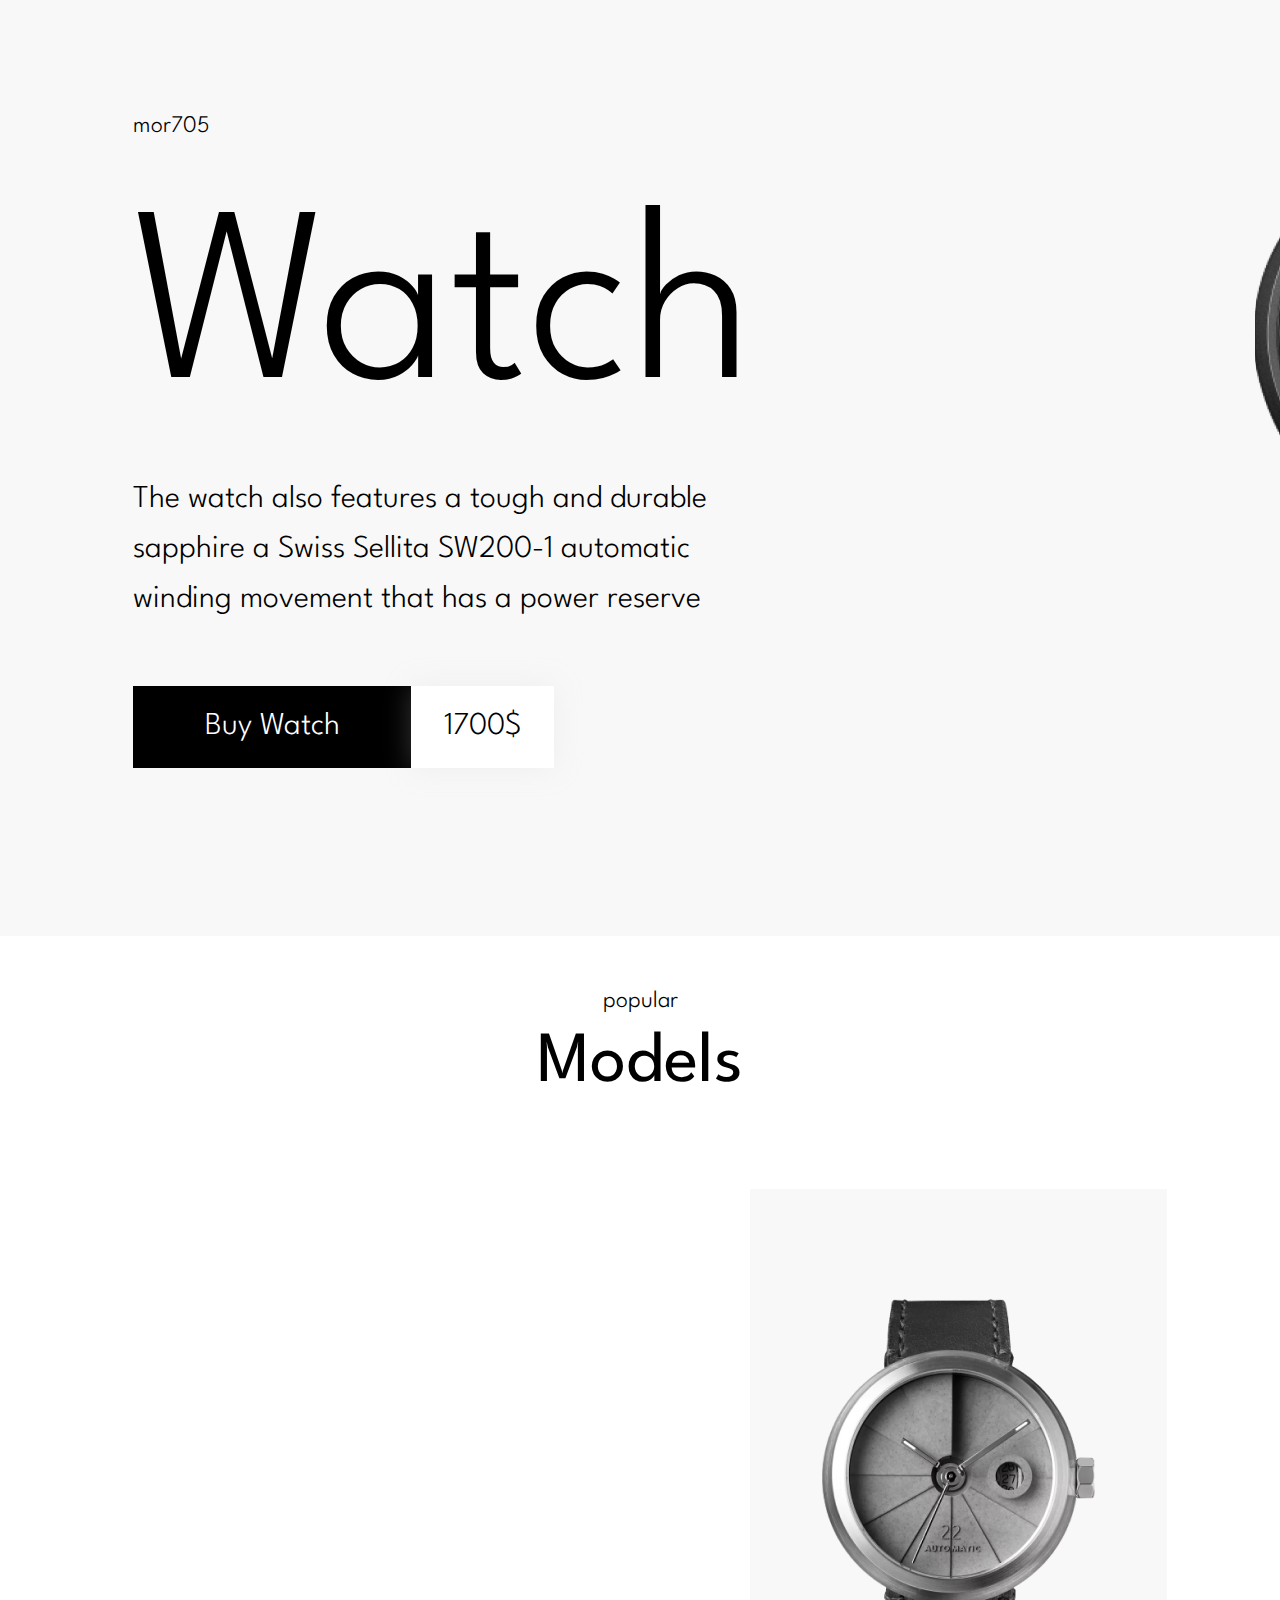
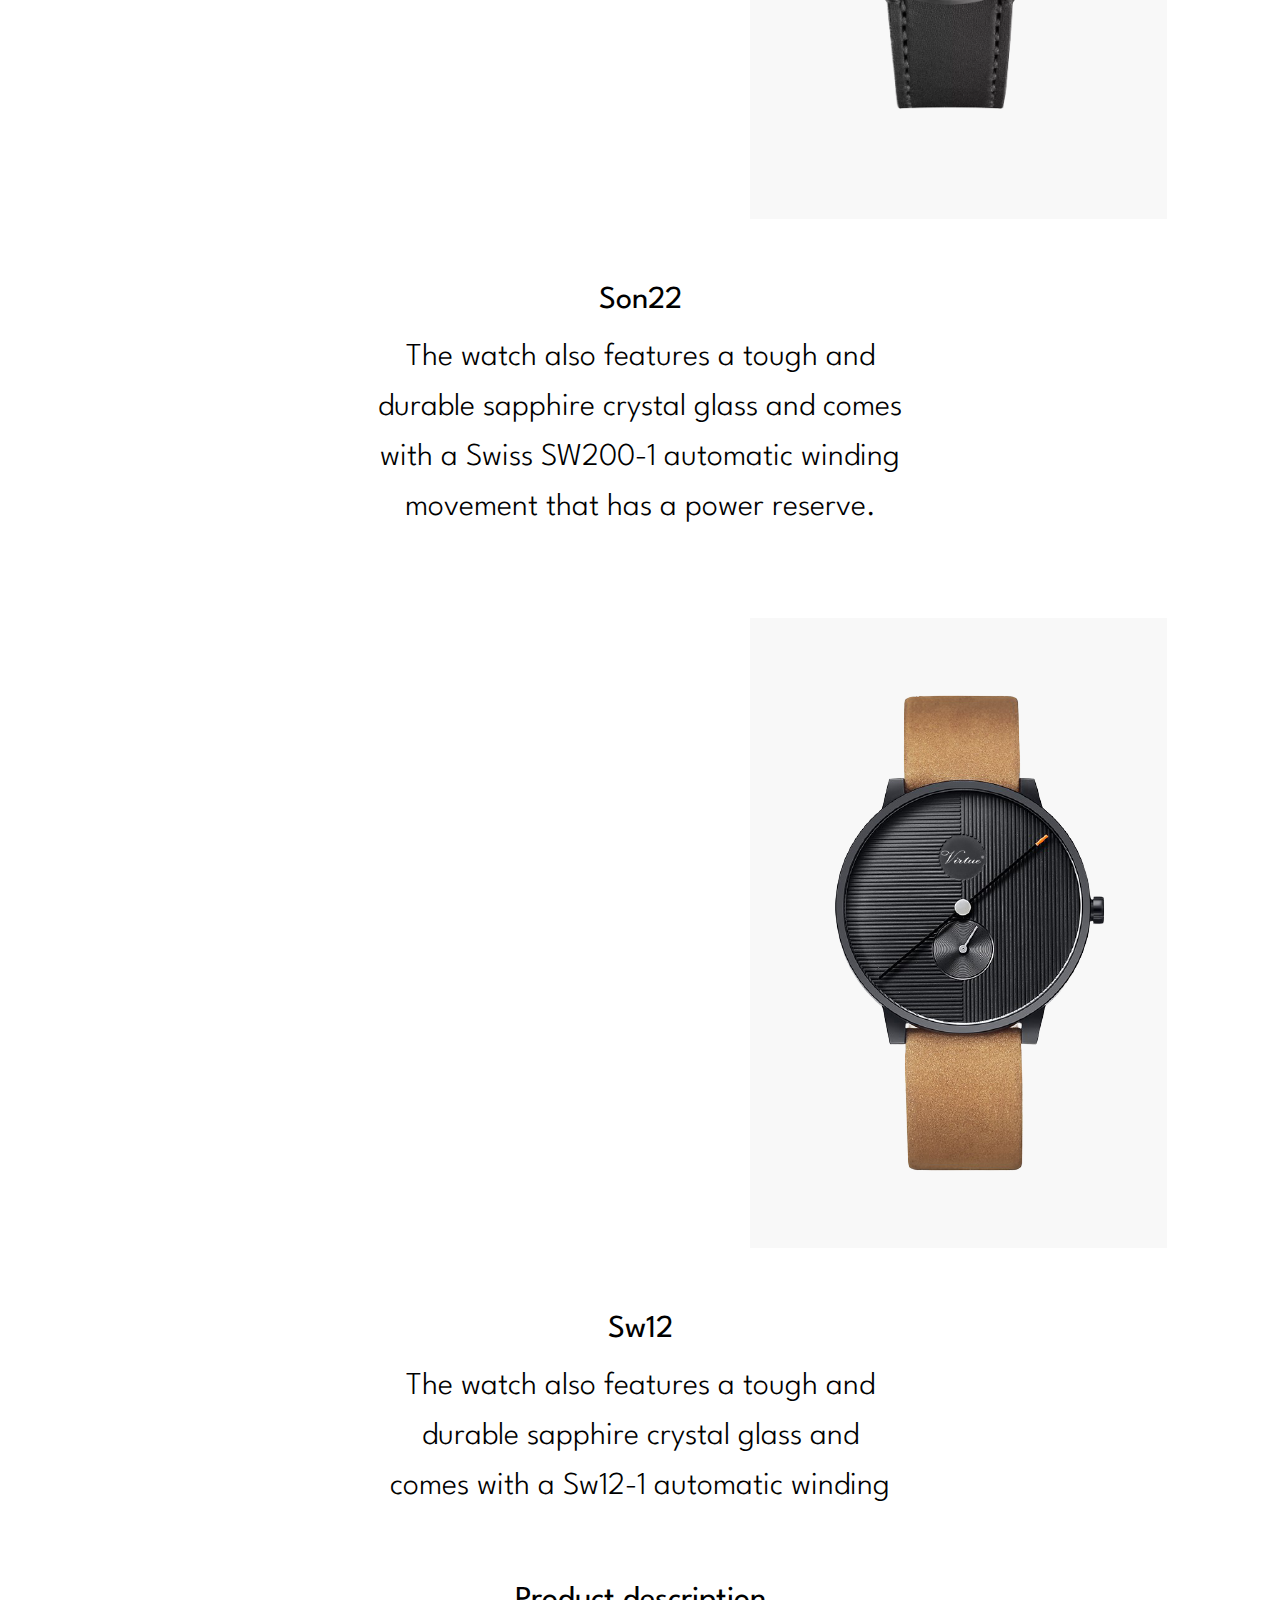
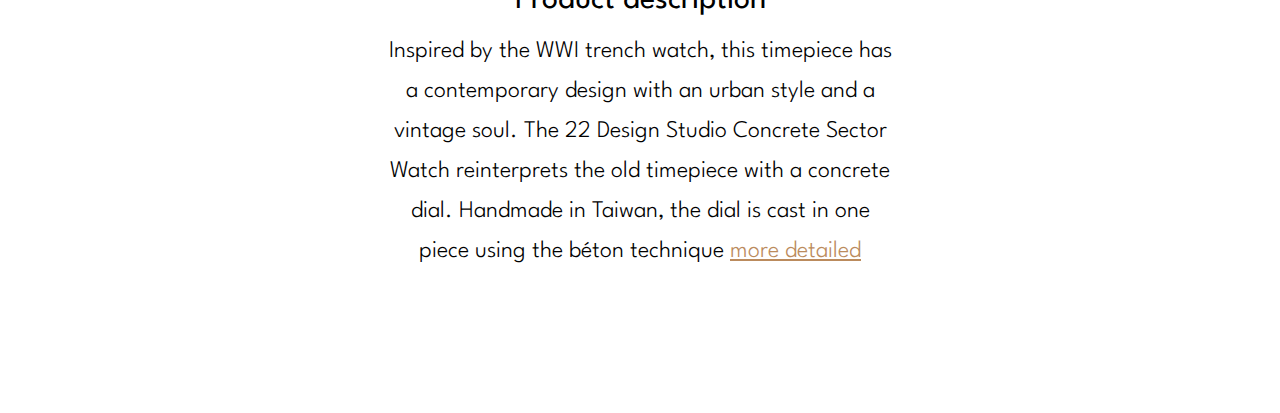
<file: Watch/index.html>
<!DOCTYPE html>
<html lang="en">
<head>
    <meta charset="UTF-8">
    <meta http-equiv="X-UA-Compatible" content="IE=edge">
    <meta name="viewport" content="width=device-width, initial-scale=1.0">
    <link rel="stylesheet" href="style.css">
    <link rel="preconnect" href="https://fonts.googleapis.com">
    <link rel="preconnect" href="https://fonts.gstatic.com" crossorigin>
    <link href="https://fonts.googleapis.com/css2?family=League+Spartan:wght@300;400&display=swap" rel="stylesheet">
    <title>Часы</title>
</head>
<body>
    <header class="header">
        <div class="header-container">
            <div>
                <h1 class="header-title">mor705</h1>
                <p class="header-subtitle">Watch</p>
                <p class="header-text">The watch also features a tough and durable<br> sapphire a Swiss
                    Sellita SW200-1 automatic<br> winding movement that has a power reserve
                    </p>
                    <div class="header-buy">
                        <a href="#" class="header-button">Buy Watch</a>
                        <div class="header-price">1700$</div>
                    </div>
                </div>
                <div class="header-img">
                <img srcset="mor705.png, mor705@2.png 2x" src="mor705.png" alt="Model Mor705">
                </div>
            </div>
    </header>
    <main>
        <p class="popular-title">popular</p>
        <p class="models-title">Models</p>
        <div class="item-wrapper">
            <div class="item-image">
            <img srcset="son22.png, son22@2.png 2x" src="son22.png" alt="Model Son22">
            </div>
            <h2 class="item-title">Son22</h2>
            <p class="item-text">The watch also features a tough and<br> durable sapphire crystal glass and
                comes<br> with a Swiss SW200-1 automatic winding<br> movement that has a power reserve.
                </p>
            </div>
            <div>
                <div class="item-image">
                    <img srcset="sw12.png, sw12@2.png 2x" src="sw12.png" alt="Model Sw12">
                    </div>
                    <h2 class="item-title">Sw12</h2>
                    <p class="item-text">The watch also features a tough and<br> durable sapphire crystal
                         glass and<br> comes with a Sw12-1 automatic winding
                        </p>
                </div>
                <p class="product-title">Product description</p>
                <p class="product-desc">Inspired by the WWI trench watch, this timepiece has<br> a contemporary design
                     with an urban style and a<br> vintage soul. The 22 Design Studio Concrete Sector<br>
                      Watch reinterprets the old timepiece with a concrete<br> dial. Handmade in Taiwan,
                       the dial is cast in one<br> piece using the béton technique <a href="#">more detailed</a>
                    </p>
    </main>
</body>
</html>
</file>
<file: style.css>
.zdarova {
    font-size: 20px;
    font-weight: bold;
}

a {
    color: white;
    text-decoration: none;
}

.main {
    padding-top: 57px;
}

.logo {
    margin-right: 69px;
    width: 130px;
    height: 130px;
}

ul, li {
    margin: 0;
    padding: 0;
}

.tel {
    margin-left: auto;
    text-decoration: none;
    font-family: 'Kanit', sans-serif;
    font-size: 20px;
    font-weight: bold;
    color: white;
}

li {
    list-style-type: none;
   }
   ul {
    padding-left: 0;
   }

.menu {
    display: flex;
    align-items: center;
}

.menu li a {
    text-decoration: none;
    text-transform: uppercase;
    font-family: 'Kanit', sans-serif;
    font-size: 20px;
    font-weight: bold;
    color: white;
    text-shadow: aqua 1px 2px 3px;
    transition: all 0.5s ease;
}

.menu li a:hover {
    color: aqua;
    text-shadow: none;
}

.menu li {
    margin-right: 60px;
}

.container {
    width: 1000px;
    margin: 0 auto;     
}

body {
    background-image: url(background.jpg);
    background-position: top;
    background-repeat: no-repeat;
    background-size: auto;
    background-attachment: fixed;
}

.offer {
    text-transform: uppercase;
    margin-top: 216px;
}

.offer p {
    font-family: 'Kanit', sans-serif;
    font-weight: bold;
    color: white;
    font-size: 20px;
    letter-spacing: 0.1em;
}

.offer h1 {
    font-family: 'Kanit', sans-serif;
    font-weight: bold;
    color: white;
    font-size: 60px;
    margin-bottom: 19px;
    margin-top: -9px;
    letter-spacing: 0.02em;
}

.btn {
    font-family: 'Kanit', sans-serif;
    display: block;
    font-weight: bold;
    font-size: 17px;
    text-align: center;
    letter-spacing: 0.1em;
    padding: 17px 47px;
    border: 1px solid white;
    width: 238px;
    transition: all 0.5s ease;
}

.btn:hover {
    background: white;
    color: black;
}
</file>
<file: Productivity/style.css>
body {
    margin: 0;
    width: 1440px;
}

.wrapper {
    position: relative;
    display: block;
    min-width: 960px;
    min-height: 700px;
}

.container {
margin: 0px 117px;
}

.header-logo {
    margin-top: 27px;
}

.header-menu {
    display: flex;
    align-items: center;
    padding-bottom: 20px;
}

.nav {
    padding-top: 20px;
    padding-left: 73px;
}

.nav-item {
    color: #697CA6;
    text-decoration: none;
    font-size: 12px;
    font-weight: 500;
    line-height: 15px;
    font-family: 'Quicksand', sans-serif;
    margin-right: 42px;
}

.nav-item:hover {
    background: rgb(230, 230, 230);
    border-radius: 2px;
}

.nav-item span {
    color: #5E81FE;
    font-weight: 700;
    text-decoration: none;
    font-size: 12px;
    line-height: 15px;
    font-family: 'Quicksand', sans-serif;
}

.social-media {
    padding-left: 300px;
    padding-top: 20px;
}

.facebook-image {
    margin-right: 37.58px;
}

.telegram-image {
    margin-right: 34.54px;
}

.twitter-image {
    margin-right: 33.46px;
}

.medium-image {
    margin-right: 44px;
}

.btn {
    padding-top: 20px;
}

.get-started-button {
    display: block;
    color: #3A79FF;
    font-size: 13px;
    font-weight: 700;
    line-height: 43px;
    font-family: 'Quicksand', sans-serif;
    text-decoration: none;
    width: 113px;
    height: 43px;
    background-color: #D2E1FF;
    text-align: center;
    border-radius: 2px;
    transition: background-color, color 0.3s linear;
}

.get-started-button:hover {
    background-color: #555c68;
    color: #d9e3fa;
}

.hero {
    background-image: url(heroimage.svg);
    width: 1440px;
    height: 570px;
    background-repeat: no-repeat;
}

.hero-title {
    padding-top: 92px;
    color: #3D4F9F;
    font-size: 10px;
    font-weight: 500;
    line-height: 12px;
    letter-spacing: 0.1em;
    font-family: 'Roboto', sans-serif;
    text-align: center;
    padding-bottom: 16px;
}

.hero-subtitle {
    color: #3D4F9F;
    font-weight: 300;
    font-size: 48px;
    line-height: 60px;
    font-family: 'Quicksand', sans-serif;
    text-align: center;
}

.hero-subtitle span {
    color: #3D4F9F;
    font-weight: 500;
    font-size: 48px;
    line-height: 60px;
    font-family: 'Quicksand', sans-serif;
    text-align: center;
}

.hero-text {
    color: #8D96BD;
    font-family: 'Roboto', sans-serif;
    font-size: 15px;
    font-weight: 400;
    line-height: 29px;
    letter-spacing: 0.03em;
    text-align: center;
    padding-top: 28px;
}

.customers-container {
    padding: 60px 225px;
}

.customers-item {
    padding-right: 76px;
    justify-content: center;
}

.plan {
    background-color: #F5F8FF;
}

.plan-container {
    padding: 70px 0 0 220px;
}

.plan-title {
    color: #3D4F9F;
    font-family: 'Roboto', sans-serif;
    font-weight: 500;
    font-size: 10px;
    line-height: 12px;
    letter-spacing: 0.1em;
    padding-bottom: 27px;
}

.plan-subtitle {
    color: #3D4F9F;
    font-weight: 500;
    font-size: 36px;
    line-height: 45px;
    font-family: 'Quicksand', sans-serif;
}

.plan-subtitle span {
    color: #3D4F9F;
    font-weight: 400;
    font-size: 36px;
    line-height: 45px;
    font-family: 'Quicksand', sans-serif;
}

.plan-text {
    padding-top: 27px;
    color: #8D96BD;
    font-family: 'Roboto', sans-serif;
    font-weight: 400;
    font-size: 15px;
    line-height: 29px;
    letter-spacing: 0.03em;
    padding-bottom: 47px;
}

.plan-btn {
    display: flex;
    align-items: center;
}

.plan-button {
    display: block;
    color: white;
    background-color: #4C85FF;
    font-family: 'Quicksand', sans-serif;
    font-weight: 700;
    font-size: 13px;
    width: 130px;
    height: 43px;
    line-height: 43px;
    text-align: center;
    text-decoration: none;
    border-radius: 3px;
    transition: background-color, color 0.3s linear;
}

.plan-button:hover {
    background-color: #D2E1FF;
    color: #3A79FF;
}

.plan-polygon {
    margin-left: 5px;
}

.plan-button-features {
    display: block;
    text-decoration: none;
    text-align: center;
    color: #ADB4D2;
    font-family: 'Quicksand', sans-serif;
    font-weight: 500;
    font-size: 13px;
    line-height: 43px;
    width: 130px;
    height: 43px;
    background-color: #F5F8FF;
    border: 1px solid #D1D1E4;
    border-radius: 3px;
    transition: background-color, color 0.3s linear;
}

.plan-button-features:hover {
    background-color: #303030;
    color: #ffffff;
}

.block-holder {
    display: flex;
    justify-content: space-between;
    align-items: center;
}

.plan-right {
    padding-top: 200px;
}

.features-container {
    padding: 171px 0;
}

.features-title {
    color: #3D4F9F;
    font-family: 'Roboto', sans-serif;
    font-weight: 500;
    font-size: 10px;
    line-height: 12px;
    letter-spacing: 0.1em;
    text-align: center;
}

.features-subtitle {
    color: #3D4F9F;
    font-family: 'Quicksand', sans-serif;
    font-weight: 500;
    font-size: 24px;
    line-height: 30px;
    text-align: center;
    padding-top: 20px;
}

.features-holder {
    padding-top: 92px;
    display: flex;
    justify-content: center;
}

.overview-item {
    display: flex;
    padding-bottom: 33px;
    justify-content: center;
}

.overview-title {
    color: #4074F8;
    font-weight: 700;
    font-size: 14px;
    line-height: 25px;
    font-family: 'Open Sans', sans-serif;
    padding-bottom: 25px;
    text-align: center;
}

.overview-text {
    color: #ADB3CB;
    font-family: 'Open Sans', sans-serif;
    font-weight: 600;
    font-size: 11px;
    line-height: 19px;
    text-align: center;
}

.file-item {
    display: flex;
    padding-bottom: 33px;
    justify-content: center;
}

.file-title {
    color: #4074F8;
    font-weight: 700;
    font-size: 14px;
    line-height: 25px;
    font-family: 'Open Sans', sans-serif;
    padding-bottom: 25px;
    text-align: center;
}

.file-text {
    color: #ADB3CB;
    font-family: 'Open Sans', sans-serif;
    font-weight: 600;
    font-size: 11px;
    line-height: 19px;
    text-align: center;
}

.meeting-chats-item {
    display: flex;
    padding-bottom: 33px;
    justify-content: center;
}

.meeting-chats-title {
    color: #4074F8;
    font-weight: 700;
    font-size: 14px;
    line-height: 25px;
    font-family: 'Open Sans', sans-serif;
    padding-bottom: 25px;
    text-align: center;
}

.meeting-chats-text {
    color: #ADB3CB;
    font-family: 'Open Sans', sans-serif;
    font-weight: 600;
    font-size: 11px;
    line-height: 19px;
    text-align: center;
}

.save-events-item {
    display: flex;
    padding-bottom: 33px;
    justify-content: center;
}

.save-events-title {
    color: #4074F8;
    font-weight: 700;
    font-size: 14px;
    line-height: 25px;
    font-family: 'Open Sans', sans-serif;
    padding-bottom: 25px;
    text-align: center;
}

.save-events-text {
    color: #ADB3CB;
    font-family: 'Open Sans', sans-serif;
    font-weight: 600;
    font-size: 11px;
    line-height: 19px;
    text-align: center;
}

.overview, .file, .meeting-chats {
    margin-right: 67px;
}

.read-more-btn {
    display: flex;
    justify-content: center;
    padding-top: 105px;
}

.read-more-button {
    display: block;
    color: #D43F3F;
    background-color: #FFD7D7;
    text-decoration: none;
    text-align: center;
    width: 113px;
    height: 43px;
    font-family: 'Quicksand', sans-serif;
    font-weight: 700;
    font-size: 13px;
    line-height: 43px;
    margin-right: 48px;
    border-radius: 3px;
    transition: background-color, color 0.3s linear;
}

.features-get-started-button {
    display: block;
    color: #3A79FF;
    font-size: 13px;
    font-weight: 700;
    line-height: 43px;
    font-family: 'Quicksand', sans-serif;
    text-decoration: none;
    width: 113px;
    height: 43px;
    background-color: #D2E1FF;
    text-align: center;
    border-radius: 2px;
    margin-left: 48px;
    border-radius: 3px;
    transition: background-color, color 0.3s linear;
    }

.read-more-button:hover {
    background-color: #ff4234;
    color: #eff0f3;
    }
    
.features-get-started-button:hover {
    background-color: #555c68;
    color: #d9e3fa;
    }

.or {
    color: #ADB3CB;
    font-family: 'Open Sans', sans-serif;
    font-weight: 600;
    font-size: 11px;
    line-height: 19px;
    padding-top: 10px;
    }

.clouds-right {
    position: absolute;
    left: 1171px;
    top: 1950px;
    }

.clouds-left {
    position: absolute;
    left: 80px;
    top: 1920px;  
    }

.stats-holder {
        display: flex;
    }

.stats-left {
    padding: 66px 90px 66px 0;
    background: linear-gradient(229.32deg, #6888FF 12.77%, #5E80FF 73.11%);
    width: 720px;
    text-align: right;
    border-radius: 2px;
    }

.stats-percent {
    padding-top: 24px;
    color: white;
    font-family: 'Quicksand', sans-serif;
    font-weight: 400;
    font-size: 48px;
    line-height: 83px;
    letter-spacing: 0.03em;
    }

.stats-left-text {
    color: white;
    font-family: 'Quicksand', sans-serif;
    font-weight: 500;
    font-size: 18px;
    line-height: 23px;
    letter-spacing: 0.03em;
    }

.stats-right {
    padding: 70px 370px 66px 90px;
    background: linear-gradient(101.48deg, #E9EFFF 41.56%, #E0E9FF 81.53%);
    width: 300px;
    text-align: left;
    border-radius: 2px;    
    }

.stats-number {
    padding-top: 24px;
    color: #5E80FF;
    font-family: 'Quicksand', sans-serif;
    font-weight: 400;
    font-size: 48px;
    line-height: 83px;
    letter-spacing: 0.03em;
    }

.stats-right-text {
    color: #5E80FF;
    font-family: 'Quicksand', sans-serif;
    font-weight: 500;
    font-size: 18px;
    line-height: 23px;
    letter-spacing: 0.03em;
    }

.blog {
    background-color: #F5F8FF;
}

.blog-container {
    padding: 0 241px;
    }

.blog-title {
    padding-top: 104px;
    color: #3D4F9F;
    font-family: 'Roboto', sans-serif;
    font-weight: 500;
    font-size: 10px;
    line-height: 12px;
    letter-spacing: 0.1em;
    text-align: center;
    }

.blog-subtitle {
    color: #3D4F9F;
    font-family: 'Quicksand', sans-serif;
    padding-top: 20px;
    font-weight: 500;
    font-size: 24px;
    line-height: 30px;
    text-align: center;
    padding-bottom: 92px;
    }

.blog-holder {
    display: flex;
    background-color: white;
    padding: 0 41px 64px 35px;
}

.blog-right{
    padding-top: 70px;
    margin-left: 67px;
}

.blog-left {
    display: flex;
    justify-content: center;
    padding-top: 80px;
}

.blog-image {
    display: flex;
    align-items: center;
    margin-bottom: 10px;
}

.blog-image-left {
    margin-right: 10px;
}

.blog-right-title {
    color: #3D4F9F;
    font-family: 'Quicksand', sans-serif;
    font-weight: 400;
    font-size: 36px;
    line-height: 45px;
}

.blog-right-text {
    color: #8D96BD;
    padding-top: 32px;
    font-family: 'Roboto', sans-serif;
    font-weight: 400;
    font-size: 14px;
    line-height: 27px;
    letter-spacing: 0.03em;
    padding-bottom: 44px;
}

.blog-btn {
    display: flex;
}

.blog-read-button {
    display: block;
    color: #3A79FF;
    font-size: 13px;
    font-weight: 700;
    line-height: 43px;
    font-family: 'Quicksand', sans-serif;
    text-decoration: none;
    width: 113px;
    height: 43px;
    background-color: #D2E1FF;
    text-align: center;
    border-radius: 2px;
    border-radius: 3px;
    transition: background-color, color 0.3s linear;
}

.blog-read-button:hover {
    background-color: #555c68;
    color: #d9e3fa;
}

.blog-add-button {
    display: flex;
    color: #A6B6DA;
    font-family: 'Quicksand', sans-serif;
    font-weight: 700;
    font-size: 13px;
    line-height: 16px;
    text-decoration: none;
    align-items: center;
    padding-left: 40px;
    transition: color 0.2s linear;
}

.blog-add-button:hover {
    color: rgb(43, 43, 43);
}

.arrows {
    position: absolute;
    left: 143px;
    top: 3510px;
}

.blog-circles {
    display: flex;
    justify-content: center;
}

.circles {
    padding-top: 101px;
    padding-bottom: 104px;
}

.quotes {
    background: linear-gradient(180deg, #EAF0FF 0%, #F6F9FF 100%);
    ;
}

.quotes-container {
    padding: 0 276px;
}

.quotes-title {
    color: #3D4F9F;
    font-family: 'Roboto', sans-serif;
    font-weight: 500;
    font-size: 10px;
    line-height: 12px;
    letter-spacing: 0.1em;
    padding-top: 146px;
    padding-bottom: 31px;
}

.quotes-subtitle {
    color: #3D4F9F;
    font-family: 'Quicksand', sans-serif;
    font-weight: 500;
    font-size: 36px;
    line-height: 45px;
}

.quotes-text {
    color: #A4ABC8;
    font-weight: 600;
    font-size: 12px;
    line-height: 23px;
    letter-spacing: 0.03em;
    font-family: 'Open Sans', sans-serif;
    padding-top: 14px;
}

.quotes-holder {
    display: flex;
}

.quotes-right {
    padding-top: 109px;
    padding-left: 132px;
}

.quotes-quote {
    color: #676F95;
    font-family: 'Roboto', sans-serif;
    font-weight: 400;
    font-size: 14px;
    line-height: 24px;
    letter-spacing: 0.03em;
    background-color: white;
    padding: 41px 69px;
    border: 1px solid #e5e7ec;
    box-shadow: 0px 5px 50px 0px #d3d3d3;
}

.avatar-image {
    position: absolute;
    z-index: 999;
    top: 4195px;
    left: 921px;
}

.quotes-circles {
    display: flex;
    justify-content: center;
}

.circle-image {
    padding-top: 78px;
    padding-bottom: 108px;
}

.faq-container {
    margin: 0px 348px;
}

.faq-title {
    padding-top: 176px;
    color: #3D4F9F;
    font-family: 'Roboto', sans-serif;
    font-weight: 500;
    font-size: 10px;
    line-height: 12px;
    letter-spacing: 0.1em;
    text-align: center;
    text-transform: uppercase;
}

.faq-subtitle {
    padding-top: 20px;
    padding-bottom: 68px;
    color: #3D4F9F;
    font-family: 'Quicksand', sans-serif;
    font-weight: 500;
    font-size: 24px;
    line-height: 30px;
    text-align: center;
}

.faq-question1 {
    display: flex;
    align-items: center;
}

.faq-question2 {
    display: flex;
    align-items: center;
    padding-top: 17px;
}

.faq-question3 {
    display: flex;
    align-items: center;
    padding-top: 17px;
}

.faq-question {
    padding-left: 24px;
    color: #8E96B7;
    font-family: 'Quicksand', sans-serif;
    font-weight: 500;
    font-size: 15px;
    line-height: 19px;
    letter-spacing: 0.03em;
}

.faq-question3-question {
    padding-left: 24px;
    color: #495274;
    font-family: 'Quicksand', sans-serif;
    font-weight: 700;
    font-size: 15px;
    line-height: 19px;
    letter-spacing: 0.03em;
}

.faq-line {
    padding-top: 15px;
    border-bottom: solid 1px #e2e6f5;
}

.faq-question3-text {
    padding-top: 16px;
    padding-left: 60px;
    color: #8D96BD;
    font-family: 'Roboto', sans-serif;
    font-weight: 400;
    font-size: 14px;
    line-height: 27px;
    letter-spacing: 0.03em;
    padding-right: 77px;
    padding-bottom: 53px;
}

.faq-question3-subblock {
    display: flex;
    align-items: center;
}

.faq-question3-button {
    color: #7382A3;
    background-color: #E8ECF4;
    border-radius: 2px;
    font-family: 'Quicksand', sans-serif;
    font-weight: 500;
    font-size: 13px;
    line-height: 16px;
    padding: 13px 14px;
    text-decoration: none;
    transition: background-color, color 0.3s linear;
}

.faq-question3-button:hover {
    color: #dfe7fa;
    background-color: #7b7e85;
}

.faq-question4 {
    display: flex;
    align-items: center;
    padding-top: 17px;
}

.faq-question5 {
    display: flex;
    align-items: center;
    padding-top: 17px;
}

.faq-line-last {
    padding-top: 15px;
    border-bottom: solid 1px #e2e6f5;
}

.none {
    padding-bottom: 174px;
}

.get-started {
    background: linear-gradient(229.32deg, #6888FF 12.77%, #5E80FF 73.11%);
}

.get-started-title {
    color: white;
    font-family: 'Roboto', sans-serif;
    font-weight: 500;
    font-size: 10px;
    line-height: 12px;
    letter-spacing: 0.1em;
    text-align: center;
    padding-top: 91px;
    padding-bottom: 16px;
}

.get-started-subtitle {
    color: white;
    font-family: 'Quicksand', sans-serif;
    font-weight: 300;
    font-size: 48px;
    line-height: 60px;
    text-align: center;
    padding-bottom: 28px;
}

.get-started-subtitle span {
    font-family: 'Quicksand', sans-serif;
    font-weight: 500;
    font-size: 48px;
    line-height: 60px;
}

.get-started-text {
    color: #DFE2EF;
    font-family: 'Roboto', sans-serif;
    font-weight: 400;
    font-size: 15px;
    line-height: 29px;
    text-align: center;
    letter-spacing: 0.03em;
}

.get-started-btns {
    display: flex;
    justify-content: center;
    align-items: center;
    padding-top: 60px;
    padding-bottom: 105px;
}

.get-started-left-button {
    color: #565F82;
    background-color: white;
    font-family: 'Quicksand', sans-serif;
    font-weight: 700;
    font-size: 13px;
    line-height: 16px;
    padding: 13px 17px;
    text-decoration: none;
    box-shadow: 0px 5px 15px 0px #7a91e7;
    border-radius: 1px;
    transition: background-color, color 0.3s linear;
}

.get-started-left-button:hover {
    color: #f3f3f3;
    background-color: rgb(75, 75, 75);
}

.get-started-right-button {
    color: #C7D3FF;
    font-family: 'Quicksand', sans-serif;
    font-weight: 500;
    font-size: 13px;
    line-height: 16px;
    padding: 12px 8px;
    border: 1px solid #A0B4FF;
    text-decoration: none;
    border-radius: 1px;
    transition: color 0.3s linear;
}

.get-started-right-button:hover {
    color: #e2e1e1;
    background-color: rgb(66, 66, 66);
}

.get-started-left-clouds {
    position: absolute;
    left: 20px;
    top: 5334px;
}

.get-started-right-clouds {
    position: absolute;
    left: 881px;
    top: 5453px;
}

.newsletter-container {
    margin: 0 276px;
}

.newsletter-holder {
    display: flex;
    align-items: center;
    padding-bottom: 119px;
}

.newsletter-left {
    margin-right: 80px;
}

.newsletter-title {
    color: #3D4F9F;
    font-family: 'Quicksand', sans-serif;
    font-weight: 700;
    font-size: 18px;
    line-height: 22px;
    padding-top: 118px;
    padding-bottom: 18px;
}

.newsletter-text {
    color: #8D96BD;
    font-family: 'Roboto', sans-serif;
    font-weight: 400;
    font-size: 14px;
    line-height: 27px;
    letter-spacing: 0.03em;
}

.newsletter-right {
    padding-top: 125px;
    display: flex;
    align-items: center;
}

.newsletter-email {
    color: #7A85AD;
    font-family: 'Quicksand', sans-serif;
    font-weight: 700;
    font-size: 13px;
    line-height: 16px;
    padding: 21px 168px 21px 23px;
    background-color: #EFEFF7;
    border-radius: 5px;
    margin-right: 14px;
}

.newsletter-button {
    color: white;
    background-color: #4D6CE1;
    font-family: 'Quicksand', sans-serif;
    font-weight: 700;
    font-size: 13px;
    line-height: 16px;
    padding: 22px 62px 20px 62px;
    text-decoration: none;
    box-shadow: 0px 5px 15px rgba(116, 104, 255, 0.2);
    border-radius: 5px;
    transition: background-color, color 0.3s linear;
}

.newsletter-button:hover {
    background-color: #D2E1FF;
    color: #3A79FF;
}

.footer-line {
    border-bottom: 1px solid #D8E3FE;
}

.footer-menu {
    display: flex;
    align-items: center;
    padding-bottom: 42px;
}

.footer-logo {
    margin-top: 101px;
}

.footer-nav {
    padding-top: 94px;
    padding-left: 73px;
}

.footer-nav-item {
    color: #697CA6;
    text-decoration: none;
    font-size: 12px;
    font-weight: 500;
    line-height: 15px;
    font-family: 'Quicksand', sans-serif;
    margin-right: 42px;
}

.footer-nav-item:hover {
    background: rgb(230, 230, 230);
    border-radius: 2px;
}

.footer-nav-item span {
    color: #5E81FE;
    font-weight: 700;
    text-decoration: none;
    font-size: 12px;
    line-height: 15px;
    font-family: 'Quicksand', sans-serif;
}

.footer-social-media {
    padding-left: 300px;
    padding-top: 94px;
}

.footer-btn {
    padding-top: 94px;
}

.footer__get-started-button {
    display: block;
    color: #3A79FF;
    font-size: 13px;
    font-weight: 700;
    line-height: 43px;
    font-family: 'Quicksand', sans-serif;
    text-decoration: none;
    width: 113px;
    height: 43px;
    background-color: #D2E1FF;
    text-align: center;
    border-radius: 2px;
    transition: background-color, color 0.3s linear;
}

.footer__get-started-button:hover {
    background-color: #555c68;
    color: #d9e3fa;
}

.copyright {
    padding-left: 99px;
    padding-bottom: 93px;
    color: #AEB8D0;
    font-family: 'Quicksand', sans-serif;
    font-weight: 500;
    font-size: 12px;
    line-height: 15px;
    letter-spacing: 0.05em;
}
</file>
<file: Watch/style.css>
html {
    box-sizing: border-box;
    font-size: 16px;
}
  
*, *:before, *:after {
    box-sizing: inherit;
}
  
body, h1, h2, h3, h4, h5, h6, p, ol, ul {
    margin: 0;
    padding: 0;
    font-weight: normal;
}
  
ol, ul {
    list-style: none;
}

.container {
    margin: 0px 166px;
}

body {
    font-family: 'League Spartan', sans-serif; 
}

.header-container {
    display: flex;
    background-color: #F8F8F8;
    padding-top: 104px;
    padding-left: 133px;
    padding-right: 133px;
    padding-bottom: 168px;
}

.header-title {
    font-size: 24px;
    font-weight: 300;
    line-height: 45px;
}

.header-subtitle {
    font-size: 250px;
    font-weight: 300;
    line-height: 230px;
    padding-top: 53px;
    padding-bottom: 43px;
}

.header-text {
    font-size: 32px;
    font-weight: 300;
    padding-bottom: 61px;
    line-height: 50px;
}

.header-button {
    display: block;
    background-color: black;
    width: 278px;
    height: 82px;
    font-size: 32px;
    font-weight: 300;
    line-height: 82px;
    text-decoration: none;
    color: white;
    text-align: center;
    transition: background-color, color 0.2s linear;
}

.header-button:hover {
    background-color: rgb(196, 196, 196);
    color: black;
}

.header-price {
    background-color: white;
    width: 143px;
    height: 82px;
    font-size: 32px;
    font-weight: 300;
    line-height: 82px;
    text-decoration: none;
    color: black;
    text-align: center;
    box-shadow: 0px 0px 28px 0px #D6D6D640;
}

.header-buy {
    display: flex;
}

.header-img {
    display: block;
    width: 772px;
    margin-top: -104px;
    margin-left: 500px;
}

.popular-title {
    margin-top: 43px;
    text-align: center;
    font-size: 24px;
    font-weight: 300;
    line-height: 45px;
}

.models-title {
    font-size: 72px;
    font-weight: 400;
    line-height: 81px;
    text-align: center;
    margin-bottom: 84px;
}

main {
    background-color: white;
}

.item-wrapper {
    margin: 0 auto;
    margin-bottom: 85px;
}

.item-image {
    display: flex;
    align-items: center;
    justify-content: center;
    width: 417px;
    height: 630px;
    background-color: #F8F8F8;
    margin-bottom: 67px;
    margin-left: 750px;
}

.item-title {
    font-size: 32px;
    font-weight: 400;
    line-height: 30px;
    text-align: center;
    margin-bottom: 17px;
    margin-top: 67px;
}

.item-text {
    font-size: 32px;
    font-weight: 300;
    line-height: 50px;
    text-align: center;
}

.product-title {
    margin-top: 59px;
    font-size: 32px;
    font-weight: 400;
    line-height: 60px;
    text-align: center;
}

.product-desc {
    font-size: 24px;
    font-weight: 300;
    line-height: 40px;
    text-align: center;
    margin-bottom: 142px;
}

.product-desc a {
    color: #BB8B5D;
}
</file>
<file: Porten/css/main.css>
@import "./reset.css";
@import url('https://fonts.googleapis.com/css2?family=Advent+Pro:wght@700&family=PT+Sans:wght@400;700&family=Playfair+Display:wght@400;700&display=swap');

/*
font-family: 'Advent Pro', sans-serif;
font-family: 'Playfair Display', serif;
font-family: 'PT Sans', sans-serif;
*/

html, body {
    font-family: 'Playfair Display', serif;
    min-height: 100vh;
    display: flex;
    flex-direction: column;
    color: white;
}

.container {
    max-width: 1140px;
    margin: 0 auto;
    padding: 0 15px;
}

/* Header */

.header {
    padding: 14px 0;
    background-color: black;
}

.header a {
    color: gray;
    transition: color 0.2s ease-in;
}
.header a:hover {
    color: white;
}
.header-wrapper {
    display: flex;
    justify-content: space-between;
    align-items: center;
    column-gap: 15px;
    row-gap: 20px;
}

.header-content {
    display: flex;
    align-items: center;
    column-gap: 15px;
    color: gray;
    font-family: 'PT Sans';
    font-size: 12px;
}

.header-login {
    display: flex;
    align-items: center;
    column-gap: 15px;
    color: gray;
    font-size: 12px;
}

/* Navigation */

.nav {
    padding: 16px 0;
    background-color: #0F0F0F;
}

.nav-row {
    display: flex;
    justify-content: flex-end;
    align-items: center;
    flex-wrap: wrap;
}

.logo {
    font-family: 'Advent Pro', sans-serif;
    font-weight: 700;
    font-size: 36px;
    line-height: 54px;
    color: white;
    margin-right: auto;
}

.nav-list {
    display: flex;
    flex-wrap: wrap;
    align-items: center;
    column-gap: 40px;
    row-gap: 10px;
}

.nav-list__link {
    font-family: 'PT Sans', sans-serif;
    color: gray;
    font-size: 14px;
    line-height: 1;
    text-transform: uppercase;
    transition: color 0.2s ease-in;
}
.nav-list__link:hover {
    color: white;
}
.nav-icons {
    order: 9;
}
.cart {
    margin: 0px 40px 0px 60px;
}

.close-icon-menu .icon-menu {
    display: none;
}

@media (max-width: 768px) {
    .menu__body {
        position: fixed;
        top: 0;
        left: -100%;
        width: 100%;
        height: 100%;
        overflow: auto;
        background-color: black;
        padding: 150px 15px 30px 15px;
        transition: left 0.3s ease 0s;
    }
    .nav:target .menu__body {
        left: 0;
    }
    .nav:target .menu__body:before {
        content: "";
        position: fixed;
        top: 0;
        left: 0;
        height: 80px;
        width: 100%;
        background-color: black;
    }
    .nav:target .logo {
        z-index: 9;
        margin: 0px 120px 0px 0px;
    }
    .nav:target .nav-list {
        display: flex;
        flex-direction: column;
        justify-content: center;
        align-items: center;
        margin: 200px 0px 0px 0px;
    }
    .nav:target .nav-list__link--active {
        color: white;
        background-color: unset;
        padding: 0px;
    }
    .nav-list__item {
        margin: 0px 0px 100px 0px;
    }
    .nav-list__item:last-child {
        margin-bottom: 0;
    }
    .nav-list__link {
        color: white;
        font-size: 24px;
    }    

    /* Menu Icons */

    .close-icon-menu,
    .icon-menu {
        display: flex;
        position: relative;
        flex: 0 0 30px;
        height: 18px;
        flex-direction: column;
        justify-content: space-between;
        margin: 0px 0px 0px 40px;
    }

    .icon-menu::before,
    .icon-menu::after {
        content: "";
        background-color: white;
        height: 2px;
    }

    .icon-menu span {
        height: 2px;
        background-color: white;
    }

    .close-icon-menu {
        display: none;
        flex: 0 0 30px;
        height: 30px;
        position: relative;
    }

    .close-icon-menu::before,
    .close-icon-menu::after {
        content: "";
        position: absolute;
        top: 50%;
        left: 0;
        width: 100%;
        background-color: white;
        height: 2px;
    }

    .close-icon-menu::before {
        transform: rotate(45deg);
    }

    .close-icon-menu::after {
        transform: rotate(-45deg);
    }

    .nav:target .icon-menu {
        display: none;
    }

    .nav:target .close-icon-menu {
        display: flex;
        z-index: 9;
    }
}

/* Porten Section */

.porten {
    background-image: url(../img/porten-bg.jpg);
    background-repeat: no-repeat;
    background-size: cover;
    max-width: 100%;
    text-align: center;
    padding: 160px 0 154px;
}

.porten-block {
    display: inline-block;
    max-width: 320px;
    padding: 93px 68px;
    border: 4px solid #FFFFFF;
    margin: 160px 0px 80px 0px;
}

.porten__title {
    font-weight: 700;
    font-size: 43px;
    line-height: 96px;
}

.porten__line::before {
    display: block;
    z-index: 0;
    content: "";
    width: 175px;
    height: 2px;
    background-color: white;
}

.porten__subtitle {
    font-family: 'PT Sans', sans-serif;
    font-size: 21px;
    line-height: 28px;
    text-transform: uppercase;
    padding: 20px 0px 0px 0px;
}

.porten__text {
    max-width: 730px;
    text-align: center;
    margin: 0 auto;
}

/* New Products */

.new-products {
    display: flex;
    
}

.new-season {
    width: 55%;
    background-color: black;
    padding: 93px 0;
}

.new-season__title {
    font-size: 36px;
    line-height: 42px;
    text-align: center;
    margin: 0px 0px 50px 0px;
}

.new-season__line::before {
    display: block;
    content: "";
    width: 120px;
    height: 1px;
    background-color: white;
    margin: 0 auto;
}

.watches-items {
    display: flex;
    flex-wrap: wrap;
    justify-content: center;
    column-gap: 50px;
    row-gap: 40px;
    margin: 50px 80px 0px 80px;
}

.watches__watch {
    padding: 55px 22px;
    background-color: #191B1C;
}

.watches-item__title {
    font-size: 18px;
    line-height: 21px;
    margin: 25px 0px 10px 0px;
}

.watches-item__text {
    line-height: 19px;
}

.new-collection {
    width: 45%;
    background-image: url(../img/new-collection-bg.jpg);
    max-width: 100%;
    background-repeat: no-repeat;
    background-size: cover;
    padding: 484px 0 100px;
}

.new-collection-content {
    text-align: center;
}

.new-collection__title {
    margin: 0px 0px 30px 0px;
    font-size: 36px;
    line-height: 42px;
    text-transform: uppercase;
    text-align: center;
}

.new-collection__line::before {
    display: block;
    content: "";
    width: 120px;
    height: 1px;
    background-color: white;
    margin: 0 auto;
}

.new-collection__btn {
    display: inline-block;
    padding: 12px 28px;
    border: 1px solid white;
    color: white;
    font-size: 18px;
    line-height: 23px;
    letter-spacing: 0.1em;
    text-transform: uppercase;
    margin: 30px 0px 0px 0px;
    transition: all 0.2s ease-in;
}
.new-collection__btn:hover {
    background-color: white;
    color: black;
    border-radius: 5px;
}
.new-collection__btn:active {
    position: relative;
    top: 1px;
}
/* Collection 2018 */

.collection-2018-wrapper {
    display: flex;
}

.collection-2018-image {
    background-size: cover;
    max-width: 100%;
    width: 48%;
}

.collection-2018-content {
    background-color: black;
    padding: 100px 0;
    text-align: center;
    width: 52%;
}

.collection-2018__title {
    font-size: 36px;
    line-height: 42px;
    text-transform: uppercase;
    margin: 0px 0px 40px 0px;
}

.collection-2018__line::before {
    display: block;
    content: "";
    width: 120px;
    height: 1px;
    background-color: white;
    margin: 0 auto;
}

.collection-2018__text {
    max-width: 471px;
    font-family: 'PT Sans', sans-serif;
    font-size: 14px;
    line-height: 150%;
    margin: 0 auto;
    padding: 40px 30px 61px;
}

.collection-2018__btn {
    display: inline-block;
    padding: 12px 28px;
    border: 1px solid white;
    color: white;
    font-size: 18px;
    line-height: 23px;
    letter-spacing: 0.1em;
    text-transform: uppercase;
    transition: all 0.2s ease-in;
}
.collection-2018__btn:hover {
    background-color: white;
    color: black;
    border-radius: 5px;
}
.collection-2018__btn:active {
    position: relative;
    top: 1px;
}
/* News Goods */

.new-goods {
    background-color: black;
    padding: 120px 0 150px;
}

.new-goods__title {
    font-size: 36px;
    line-height: 42px;
    text-align: center;
    text-transform: uppercase;
    margin: 0px 0px 40px 0px;
}

.new-goods__line::before {
    display: block;
    content: "";
    width: 120px;
    height: 1px;
    background-color: white;
    margin: 0 auto;
}

.new-goods .watches-items {
    padding: 81px 0px 0px 0px;;
    column-gap: 23px;
    margin: 0 auto;
}

/* Brands */

.brands {
    background-color: #0F0F0F;
    padding: 60px 0 80px;
}

.brands__title {
    font-size: 36px;
    line-height: 42px;
    text-align: center;
    text-transform: uppercase;
    margin: 0px 0px 40px 0px;
}

.brands__line::before {
    display: block;
    content: "";
    width: 120px;
    height: 1px;
    background-color: white;
    margin: 0 auto;
}

.brands__items {
    display: flex;
    flex-wrap: wrap;
    justify-content: center;
    column-gap: 30px;
    row-gap: 30px;
    margin: 40px 0px 0px 0px;
}

/* Info */

.info {
    background-image: url(../img/info-bg.jpg);
    background-repeat: no-repeat;
    background-size: cover;
    max-width: 100%;
    min-height: 400px;
    padding: 80px 0 101px;
}

.info-wrapper {
    display: flex;
    column-gap: 31px;
}

.info-about-store {
    max-width: 350px;
}

.info__title {
    font-size: 24px;
    line-height: 28px;
    text-transform: uppercase;
    margin: 0px 0px 40px 0px;
}

.info__text {
    font-family: 'PT Sans', sans-serif;
    font-size: 14px;
    line-height: 150%;
}

.info__items {
    display: flex;
    flex-wrap: wrap;
    column-gap: 20px;
    row-gap: 20px;
}

.info__link {
    display: inline-block;
    padding: 10px 20px;
    background-color: #0F0F0F;
    color: white;
    font-family: 'PT Sans', sans-serif;
    font-size: 14px;
    line-height: 150%;
    transition: all 0.2s ease-in;
}
.info__link:hover {
    background-color: white;
    color: black;
}
.info__link:active {
    position: relative;
    top: 1px;
}
.info-mail {
    max-width: 350px;
}
.info-mail__mailblock {
    display: flex;
    margin: 37px 0px 0px 0px;
}

.info__email {
    background-color: rgb(99, 99, 99);
    opacity: 0.4;
    width: 100%;
    padding: 0px 0px 0px 10px;
    height: 42px;
}

.info__email::placeholder {
    font-family: 'PT Sans', sans-serif;
    color: white;
}

.info-mail__button {
    display: block;
    padding: 10px 20px;
    background-color: #0F0F0F;
    color: white;
    font-family: 'PT Sans', sans-serif;
    font-size: 14px;
    line-height: 150%;
    letter-spacing: 0.05em;
    text-transform: uppercase;
    transition: all 0.2s ease-in;
}
.info-mail__button:hover {
    background-color: white;
    color: black;
}
/* Footer */

.footer {
    background-color: #0F0F0F;
    padding: 17px 0;
}

.footer-wrapper {
    display: flex;
    justify-content: space-between;
}

.copyright {
    font-family: 'PT Sans', sans-serif;
    font-size: 12px;
    line-height: 16px;
}

.footer-developer {
    font-family: 'PT Sans', sans-serif;
    font-weight: 700;
    font-size: 12px;
    line-height: 16px;
    text-decoration: underline;
}

@media (max-width: 1024px) {
    .cart {
        margin: 0px 40px 0px 30px;
    }
    /* Info */
    
    .info-wrapper {
        flex-direction: column;
        row-gap: 80px;
    }
    .info-mail__mailblock {
        flex-wrap: unset;
    }
}

@media (max-width: 980px) {
    /* New Products */
    .new-products {
        flex-direction: column;
    }
    .new-season, .new-collection {
        width: unset;
    }
    
    /* Collection 2018 */
    .collection-2018-wrapper {
        flex-direction: column;
    }
    .collection-2018-image, .collection-2018-content {
        width: unset;
    }
    .collection-2018-image {
        order: 2;
    }
}

@media (max-width: 768px) {

    /* Nav */
    
    .logo {
        font-size: 26px;
    }
    .nav-list {
        display: none;
    }
    .nav-icons {
        order: 0;
    }

    /* Porten */
    .porten-block {
        padding: 53px 48px;
    }
    .porten__title {
        font-size: 30px;
    }
    .porten__line::before {
        width: 140px;
        margin: 0 auto;
    }
    .porten__subtitle {
        font-size: 18px;
    }
    .porten__text {
        font-size: 14px;
    }

    /* New Products */

    .new-season__title {
        font-size: 26px;
    }
    .watches-item__title {
        font-size: 16px;
    }
    .watches-item__text {
        font-size: 14px;
    }
    .new-collection__title {
        font-size: 26px;
    }
    .new-collection__btn {
        font-size: 16px;
    }

    /* Collection 2018 */

    .collection-2018__title {
        font-size: 26px;
    }
    .collection-2018__btn {
        font-size: 14px;
    }

    /* New Goods */

    .new-goods__title {
        font-size: 26px;
    }

    /* Brands */

    .brands__title {
        font-size: 26px;
    }

    /* Info */
    .info__title {
        font-size: 20px;
    }
}

@media (max-width: 664px) {
    .porten-block {
        padding: 33px 28px;
    }
}
</file>
